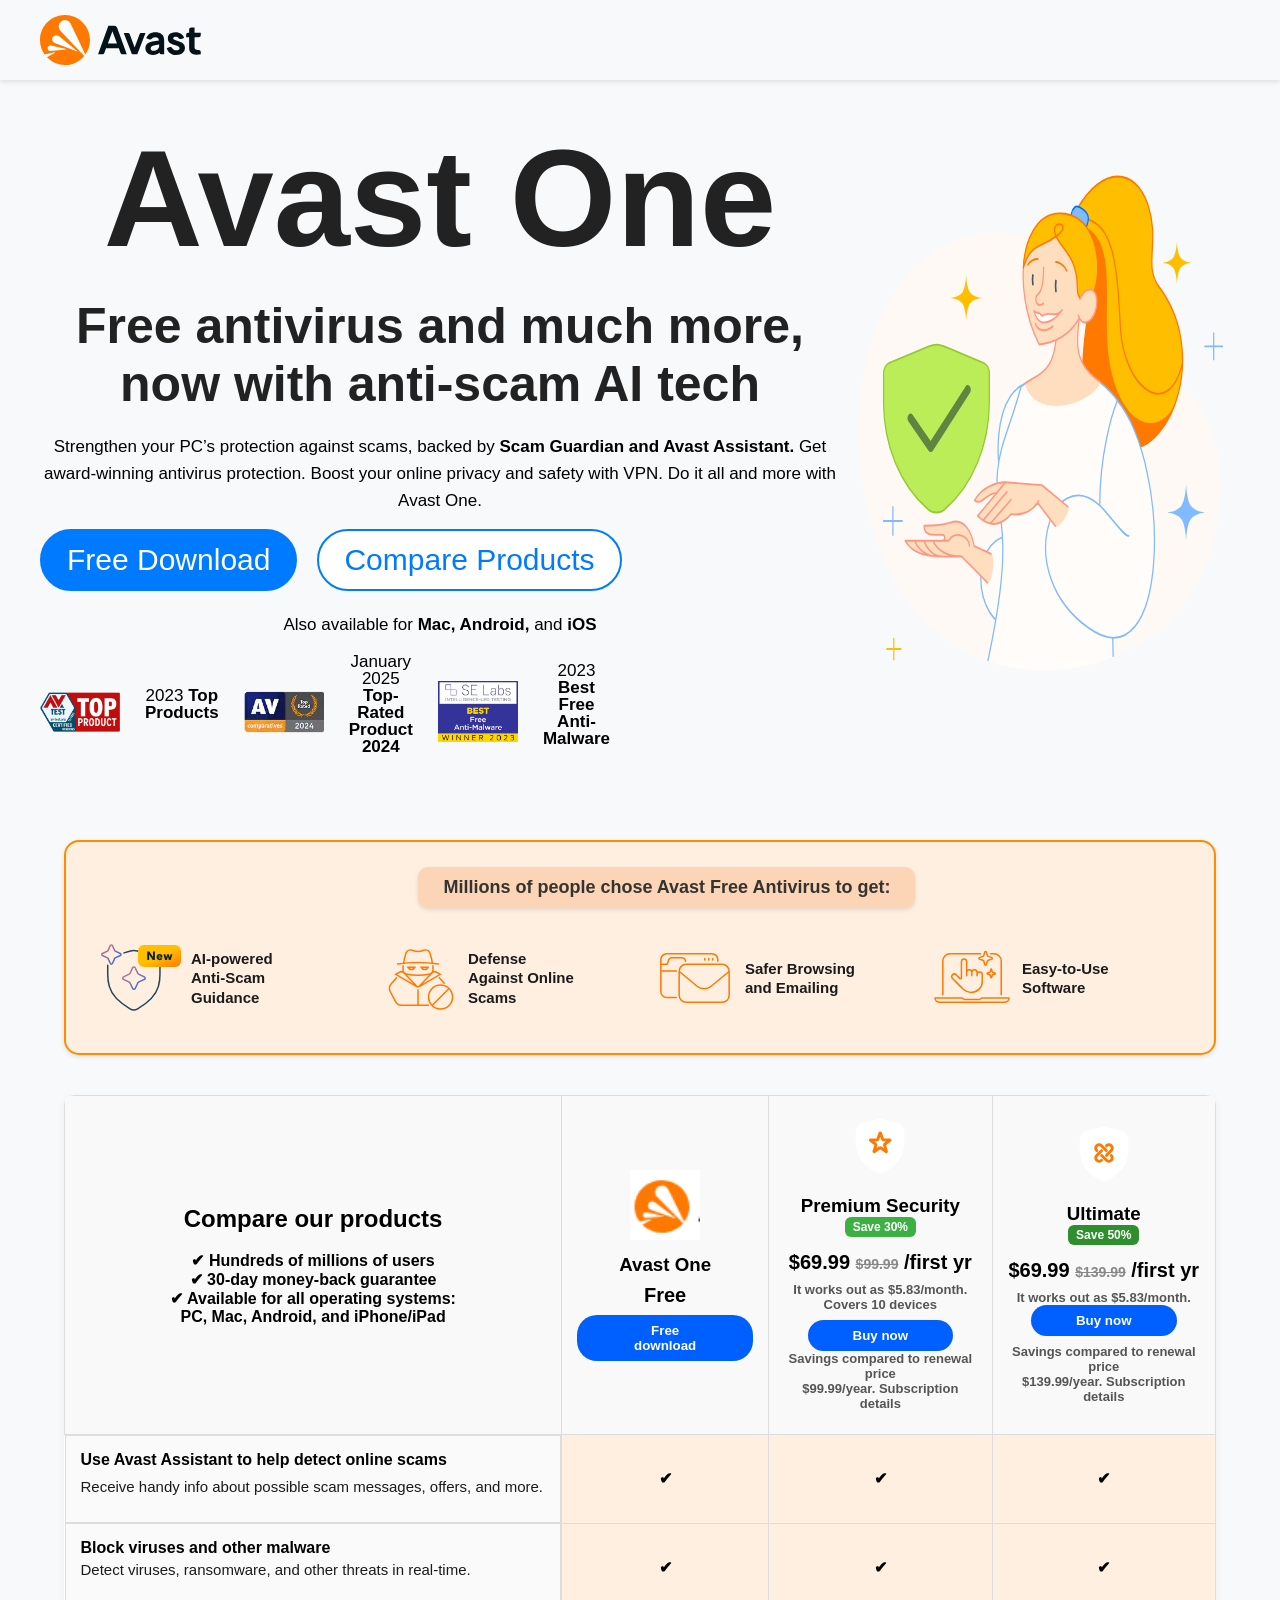
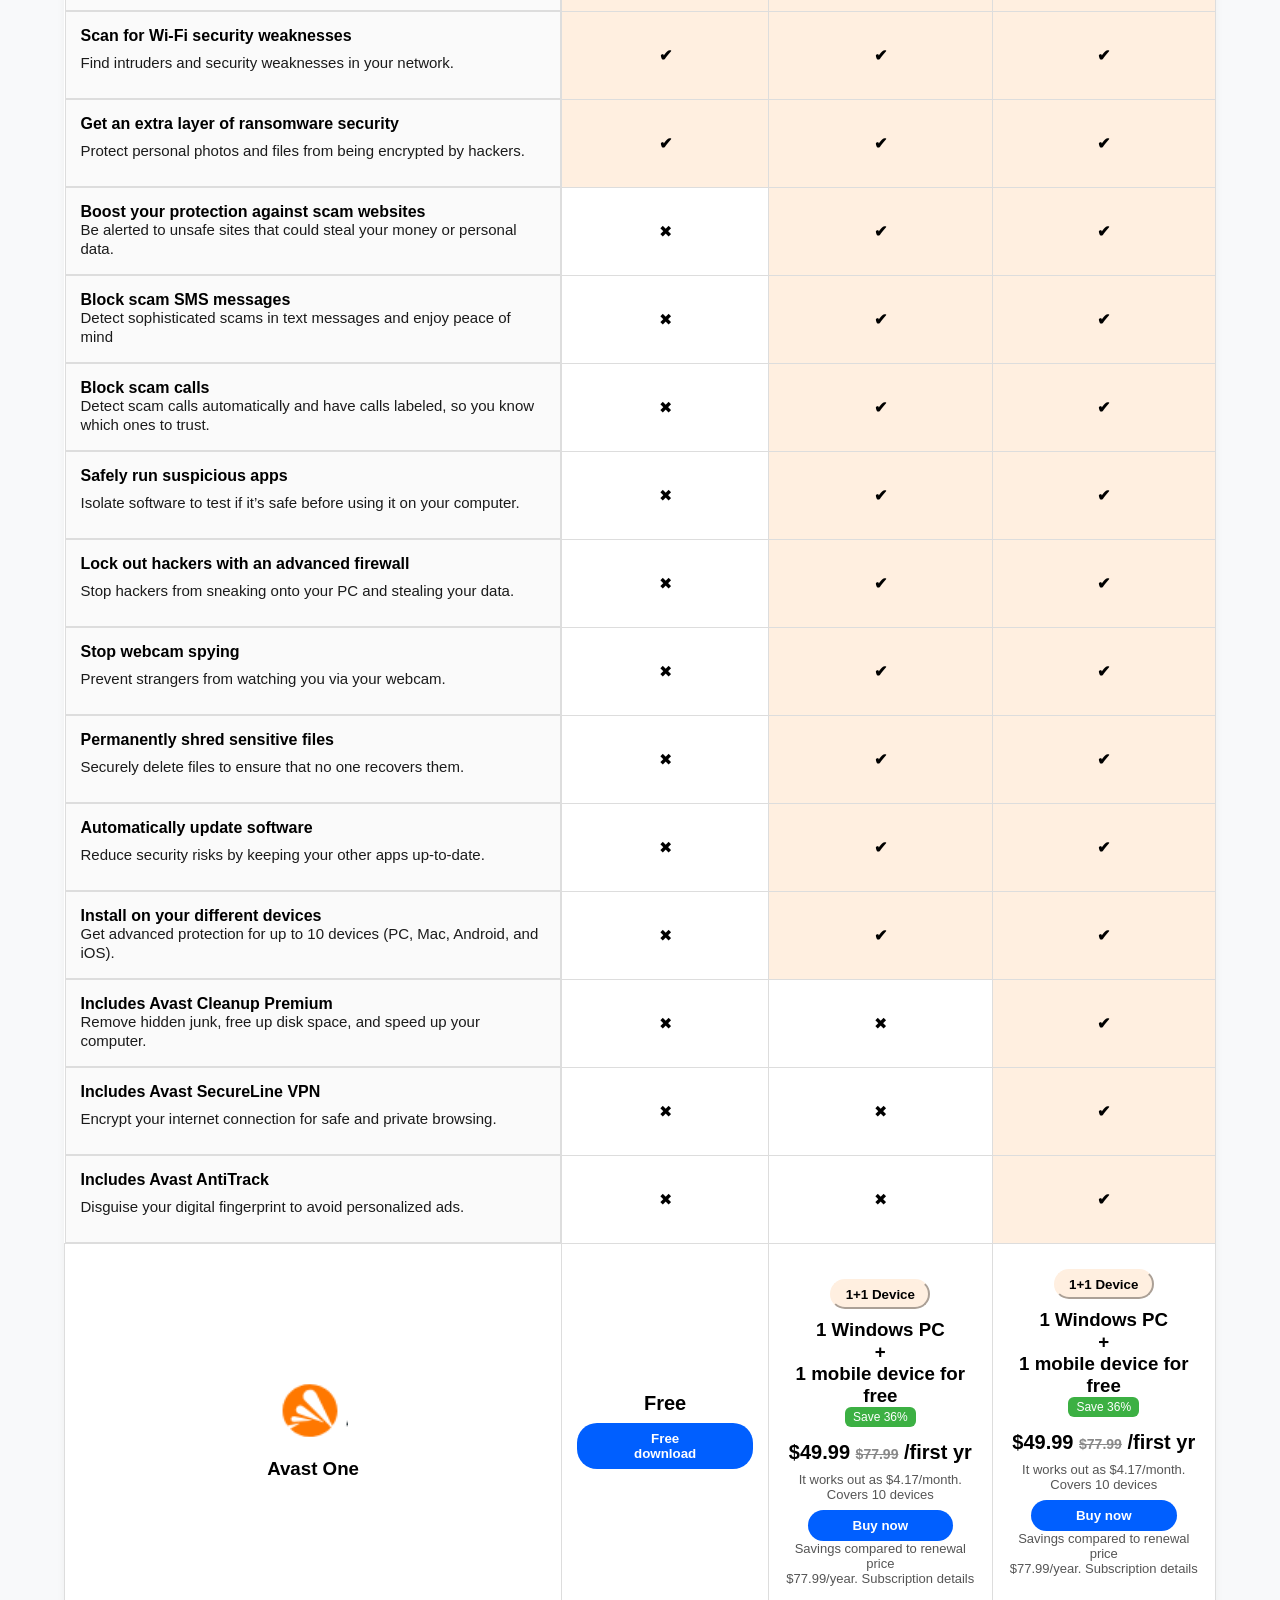
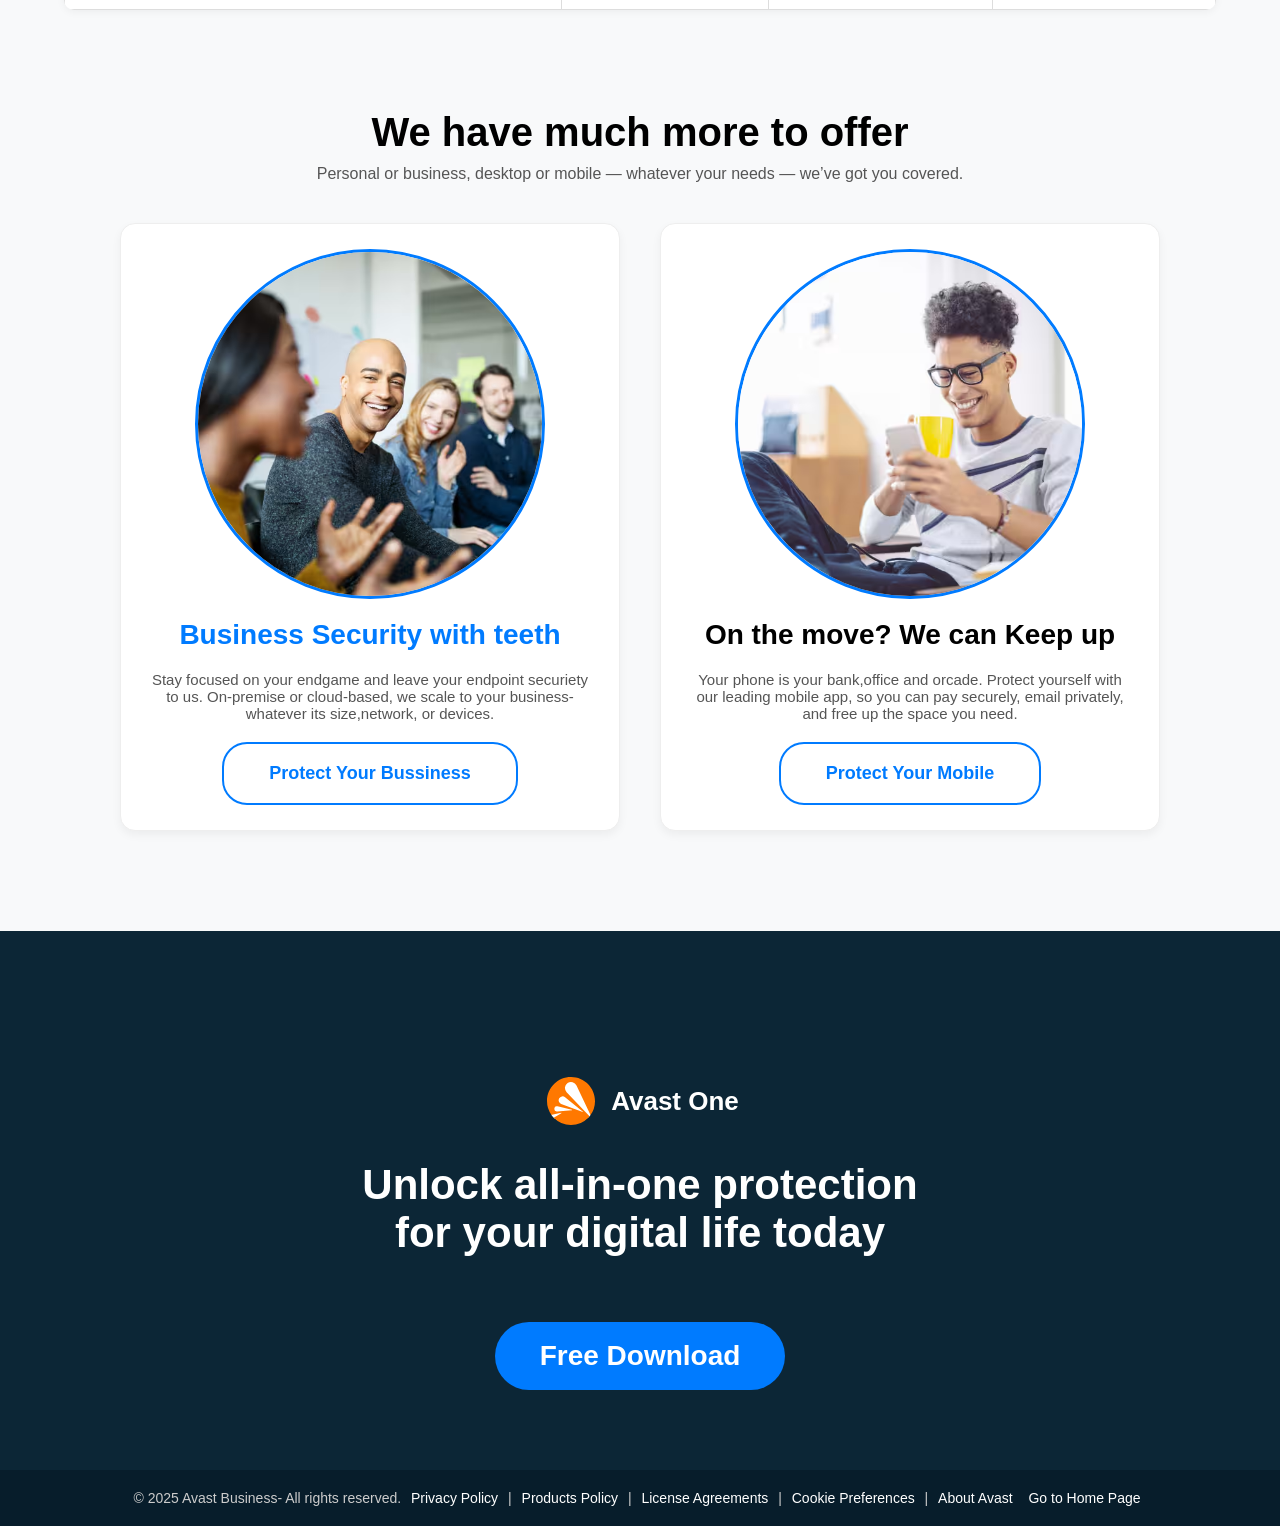
<file: index.html>
<!DOCTYPE html>
<html lang="en">
<head>
  <meta charset="UTF-8">
  <meta name="viewport" content="width=device-width, initial-scale=1.0">
  <title>index.html</title>
  <link rel="stylesheet" href="style.css">
</head>
<body>
   <header>
    <img src="image/avast-logo-default.svg" alt="Logo">
  </header>
<!-- Hero Section -->
  <section class="hero">
    <div class="hero-content">
      <h1>Avast One</h1>
      <h2>Free antivirus and much more, now with anti‑scam AI tech</h2>
      <p>Strengthen your PC’s protection against scams, backed by <strong>Scam Guardian and Avast Assistant.</strong> Get award-winning antivirus protection. Boost your online privacy and safety with VPN. Do it all and more with Avast One.</p>
      <div class="hero-buttons">
         <button class="btn-blue">Free Download</button>
        <button class="btn-black">Compare Products</button>       
      </div>
      <p>Also available for <strong>Mac, Android,</strong> and <strong>iOS</strong></p>
       <div class="logo-item">
      <img src="image/avtest_certified_homeuser_2023-12_tp.avif" alt="Logo 1">
      <p>2023 
        <strong>Top Products</strong></p>
       <img src="image/av-comparatives-2024_16-9.avif" alt="Logo 2">
      <p>January 2025
         <strong> Top-Rated Product 2024</strong></p>
      <img src="image/SELabs-2023.avif" alt="Logo 3">
      <p>2023<strong>
Best Free Anti-Malware</strong></p>
    </div>
     </div>
    <div class="hero-image">
      <img src="image/lp-ppx-free-antivirus-brand-hero.svg" alt="Hero Illustration">
    </div>
   </section>
 <section class="avast-banner">
  <div class="banner-header">
    <p>Millions of people chose Avast Free Antivirus to get:</p>
   </div>
  <div class="feature-row">
    <div class="feature">
      <img src="image/logo 1.svg" alt="AI icon">
      <p><strong>AI-powered <br>Anti-Scam <br>Guidance</strong></p>
    </div>
     <div class="feature">
      <img src="image/logo 2.svg" alt="Defense icon">
      <p><strong>Defense <br>Against Online <br>Scams</strong></p>
    </div>
     <div class="feature">
      <img src="image/logo3.svg" alt="Safe browsing icon">
      <p><strong>Safer Browsing<br> and Emailing</strong></p>
    </div> 
    <div class="feature">
      <img src="image/logo 4.svg" alt="Easy software icon">
      <p><strong>Easy-to-Use <br>Software</strong></p>
    </div>
  </div>
</section> 
<section class="compare-section"> 
  <table class="merged-comparison"> 
    <tr>
      <th><h2><strong>Compare our products</strong></h2><br>        
        <p>✔ Hundreds of millions of users</p>
        <p>✔ 30-day money-back guarantee</p>
        <p>✔ Available for all operating systems: <br>
            PC, Mac, Android, and iPhone/iPad</p>     
    </th>
      <th>
        <img src="image/Screenshot 2025-10-28 181016.png" alt="Avast One" class="plan-logo"><br>
        <h3>Avast One</h3>
        <h2 class="price">Free</h2>
        <button class="btn">Free download</button>
      </th>
      <th>
        <img src="image/l2.svg" alt="Premium Security" class="plan-logo"><br>
        <h3>Premium Security</h3>
        <div class="save">Save 30%</div>
        <h2 class="price">$69.99 <span>$99.99</span> /first yr</h2>
        <p class="note">It works out as $5.83/month.<br>
Covers 10 devices</p>
        <button class="btn">Buy now</button>
        <p class="note">Savings compared to renewal price<br> $99.99/year. Subscription details 
</p>       
      </th>
      <th>
        <img src="image/l3.svg" alt="Ultimate" class="plan-logo"><br>
        <h3>Ultimate</h3>
        <div class="save save-green">Save 50%</div>
        <h2 class="price">$69.99 <span>$139.99</span> /first yr</h2>
        <p class="note">It works out as $5.83/month.<br>
        <button class="btn">Buy now</button>
        <p class="note">Savings compared to renewal price<br> $139.99/year. Subscription details 
</p>
      </th>
    </tr> 
    <tr>
      <td class="feature" style="display:grid;"><strong>Use Avast Assistant to help detect online scams</strong><br>
       <p style="margin-top:-40px;">Receive handy info about possible scam messages, offers, and more.</p> 
    </td>   
       <td class="tick">✔</td>
        <td class="tick">✔</td>
         <td class="tick">✔</td>
    </tr>   
    <tr>
      <td class="feature" style="display:grid;"><strong>Block viruses and other malware</strong><br>
       <p style="margin-top:-50px;">Detect viruses, ransomware, and other threats in real-time.</p> 
    </td>
       <td class="tick">✔</td>
        <td class="tick">✔</td>
         <td class="tick">✔</td>
    </tr>
    <tr>
      <td class="feature" style="display:grid;"><strong>Scan for Wi-Fi security weaknesses</strong><br>
       <p style="margin-top:-40px;">Find intruders and security weaknesses in your network.</p> 
    </td>
       <td class="tick">✔</td>
        <td class="tick">✔</td>
         <td class="tick">✔</td>
    </tr>
    <tr>
      <td class="feature" style="display:grid;"><strong>Get an extra layer of ransomware security</strong><br>
       <p style="margin-top:-40px;">Protect personal photos and files from being encrypted by hackers.</p> 
    </td>
       <td class="tick">✔</td>
        <td class="tick">✔</td>
         <td class="tick">✔</td>
    </tr>
    <tr>
      <td class="feature" style="display:grid;"><strong>Boost your protection against scam websites</strong><br>
       <p style="margin-top:-40px;">Be alerted to unsafe sites that could steal your money or personal data.</p> 
    </td>
      <td>✖</td>
       <td class="tick">✔</td>
        <td class="tick">✔</td>
    </tr>
    <tr>
      <td class="feature" style="display:grid;"><strong>Block scam SMS messages</strong><br>
       <p style="margin-top:-40px;">Detect sophisticated scams in text messages and enjoy peace of mind</p> 
    </td>
      <td>✖</td>
       <td class="tick">✔</td>
        <td class="tick">✔</td>
    </tr>
    <tr>
      <td class="feature" style="display:grid;"><strong>Block scam calls</strong><br>
       <p style="margin-top:-40px;">Detect scam calls automatically and have calls labeled, so you know which ones to trust.</p> 
    </td>
      <td>✖</td>
       <td class="tick">✔</td>
        <td class="tick">✔</td>
    </tr>
    <tr>
      <td class="feature" style="display:grid;"><strong>Safely run suspicious apps</strong><br>
       <p style="margin-top:-40px;">Isolate software to test if it’s safe before using it on your computer.</p> 
    </td>
      <td>✖</td>
       <td class="tick">✔</td>
        <td class="tick">✔</td>
    </tr>
    <tr>
      <td class="feature" style="display:grid;"><strong>Lock out hackers with an advanced firewall</strong><br>
       <p style="margin-top:-40px;">Stop hackers from sneaking onto your PC and stealing your data.</p> 
    </td>
      <td>✖</td>
       <td class="tick">✔</td>
       <td class="tick">✔</td>
    </tr>
    <tr>
      <td class="feature" style="display:grid;"><strong>Stop webcam spying</strong><br>
       <p style="margin-top:-40px;">Prevent strangers from watching you via your webcam.</p> 
    </td>
      <td>✖</td>
       <td class="tick">✔</td>
       <td class="tick">✔</td>
    </tr>
    <tr>
      <td class="feature" style="display:grid;"><strong>Permanently shred sensitive files</strong><br>
       <p style="margin-top:-40px;">Securely delete files to ensure that no one recovers them.</p> 
    </td>
      <td>✖</td>
       <td class="tick">✔</td>
       <td class="tick">✔</td>
    </tr>
    <tr>
      <td class="feature" style="display:grid;"><strong>Automatically update software</strong><br>
       <p style="margin-top:-40px;">Reduce security risks by keeping your other apps up-to-date.</p> 
    </td>
      <td>✖</td>
       <td class="tick">✔</td>
       <td class="tick">✔</td>
    </tr>
    <tr>
      <td class="feature" style="display:grid;"><strong>Install on your different devices</strong><br>
       <p style="margin-top:-40px;">Get advanced protection for up to 10 devices
(PC, Mac, Android, and iOS).</p> 
    </td>
      <td>✖</td>
       <td class="tick">✔</td>
       <td class="tick">✔</td>
    </tr>
    <tr>
      <td class="feature" style="display:grid;"><strong>Includes Avast Cleanup Premium</strong><br>
       <p style="margin-top:-40px;">Remove hidden junk, free up disk space, and speed up your computer.</p> 
    </td>
      <td>✖</td>
      <td>✖</td>
       <td class="tick">✔</td>
    </tr>
    <tr>
      <td class="feature" style="display:grid;"><strong>Includes Avast SecureLine VPN</strong><br>
       <p style="margin-top:-40px;">Encrypt your internet connection for safe and private browsing.</p> 
    </td>
      <td>✖</td>
      <td>✖</td>
       <td class="tick">✔</td>
    </tr>
    <tr>
      <td class="feature" style="display:grid;"><strong>Includes Avast AntiTrack</strong><br>
       <p style="margin-top:-40px;">Disguise your digital fingerprint to avoid personalized ads.</p> 
    </td>
      <td>✖</td>
      <td>✖</td>
       <td class="tick">✔</td>
    </tr>
    <tr>
      <td ><img src="image/Screenshot 2025-10-28 181016.png" alt="Avast One" class="plan-logo"><br>
        <h3>Avast One</h3>
        
    </td>
      <td><h2 class="price">Free</h2>
        <button class="btn">Free download</button></p></td>
      <td><button class="tick" style="width:100px;height:30px; border-radius:45px;margin-top:20px;margin-bottom:10px;">1+1 Device</button>
        <h3>1 Windows PC<br>
+<br>
1 mobile device for free</h3>
        <div class="save">Save 36%</div>
        <h2 class="price">$49.99 <span>$77.99</span> /first yr</h2>
        <p class="note">It works out as $4.17/month.<br>
Covers 10 devices</p>
        <button class="btn">Buy now</button>
        <p class="note">Savings compared to renewal price<br> $77.99/year. Subscription details 
</p></td>
      <td><button class="tick" style="width:100px;height:30px; border-radius:45px;margin-bottom:10px;">1+1 Device</button>
        <h3>1 Windows PC<br>
+<br>
1 mobile device for free</h3>
        <div class="save">Save 36%</div>
        <h2 class="price">$49.99 <span>$77.99</span> /first yr</h2>
        <p class="note">It works out as $4.17/month.<br>
Covers 10 devices</p>
        <button class="btn">Buy now</button>
        <p class="note">Savings compared to renewal price<br> $77.99/year. Subscription details 
</p></td>
    </tr>
  </table>
</section> 
<section class="info-section">
  <h2 class="info-heading">We have much more to offer</h2>
  <p class="info-description">
    Personal or business, desktop or mobile — whatever your needs — we’ve got you covered.
  </p> 
  <div class="info-flex"> 
    <div class="info-box">
      <div class="info-image">
        <img src="image/img-signpost-1.avif" alt="Service 1">
      </div>
      <h1 style="font-size:28px;color:#007bff;margin-bottom:20px;">Business Security with teeth</h1>
      <p class="info-text">
        Stay focused on your  endgame and leave your endpoint securiety to us. On-premise or cloud-based, we scale to your business-whatever its size,network, or devices.
      </p>
      <button class="info-btn">Protect Your Bussiness</button>
    </div> 
    <div class="info-box">
      <div class="info-image">
        <img src="image/img-signpost-2.avif" alt="Service 2">
      </div>
      <h1 style="font-size:28px;margin-bottom:20px;">On the move? We can Keep up</h1>
      <p class="info-text">
        Your phone is your bank,office and orcade. Protect yourself with our  leading mobile app, so you can pay securely, email privately, and free up the space you need.
      </p>
      <button class="info-btn">Protect Your Mobile</button>
    </div>
  </div>
</section> 
<section class="logo-section">
  <div class="logo-container">
    <div class="logo-inline">
      <img src="image/prodico-40_avast-one.svg" alt="Avast One Logo" class="logo-image">
      <h3 class="logo-name">Avast One</h3>
    </div> 
    <h2 class="logo-heading">Unlock all-in-one protection for your digital life today</h2>
    <button class="logo-btn">Free Download</button>
  </div>
</section> 
<!-- Footer Section -->
<footer class="footer">
  <div class="footer-content">
    © 2025 Avast Business- All rights reserved.
    <a href="privacy.html">Privacy Policy</a> |
    <a href="#">Products Policy</a> |
    <a href="#">License Agreements</a> |
    <a href="#">Cookie Preferences</a> |
    <a href="#">About Avast</a>
    <a href="home.html">Go to Home Page</a>
  </div>
</footer> 
</body>
</html>
</file>
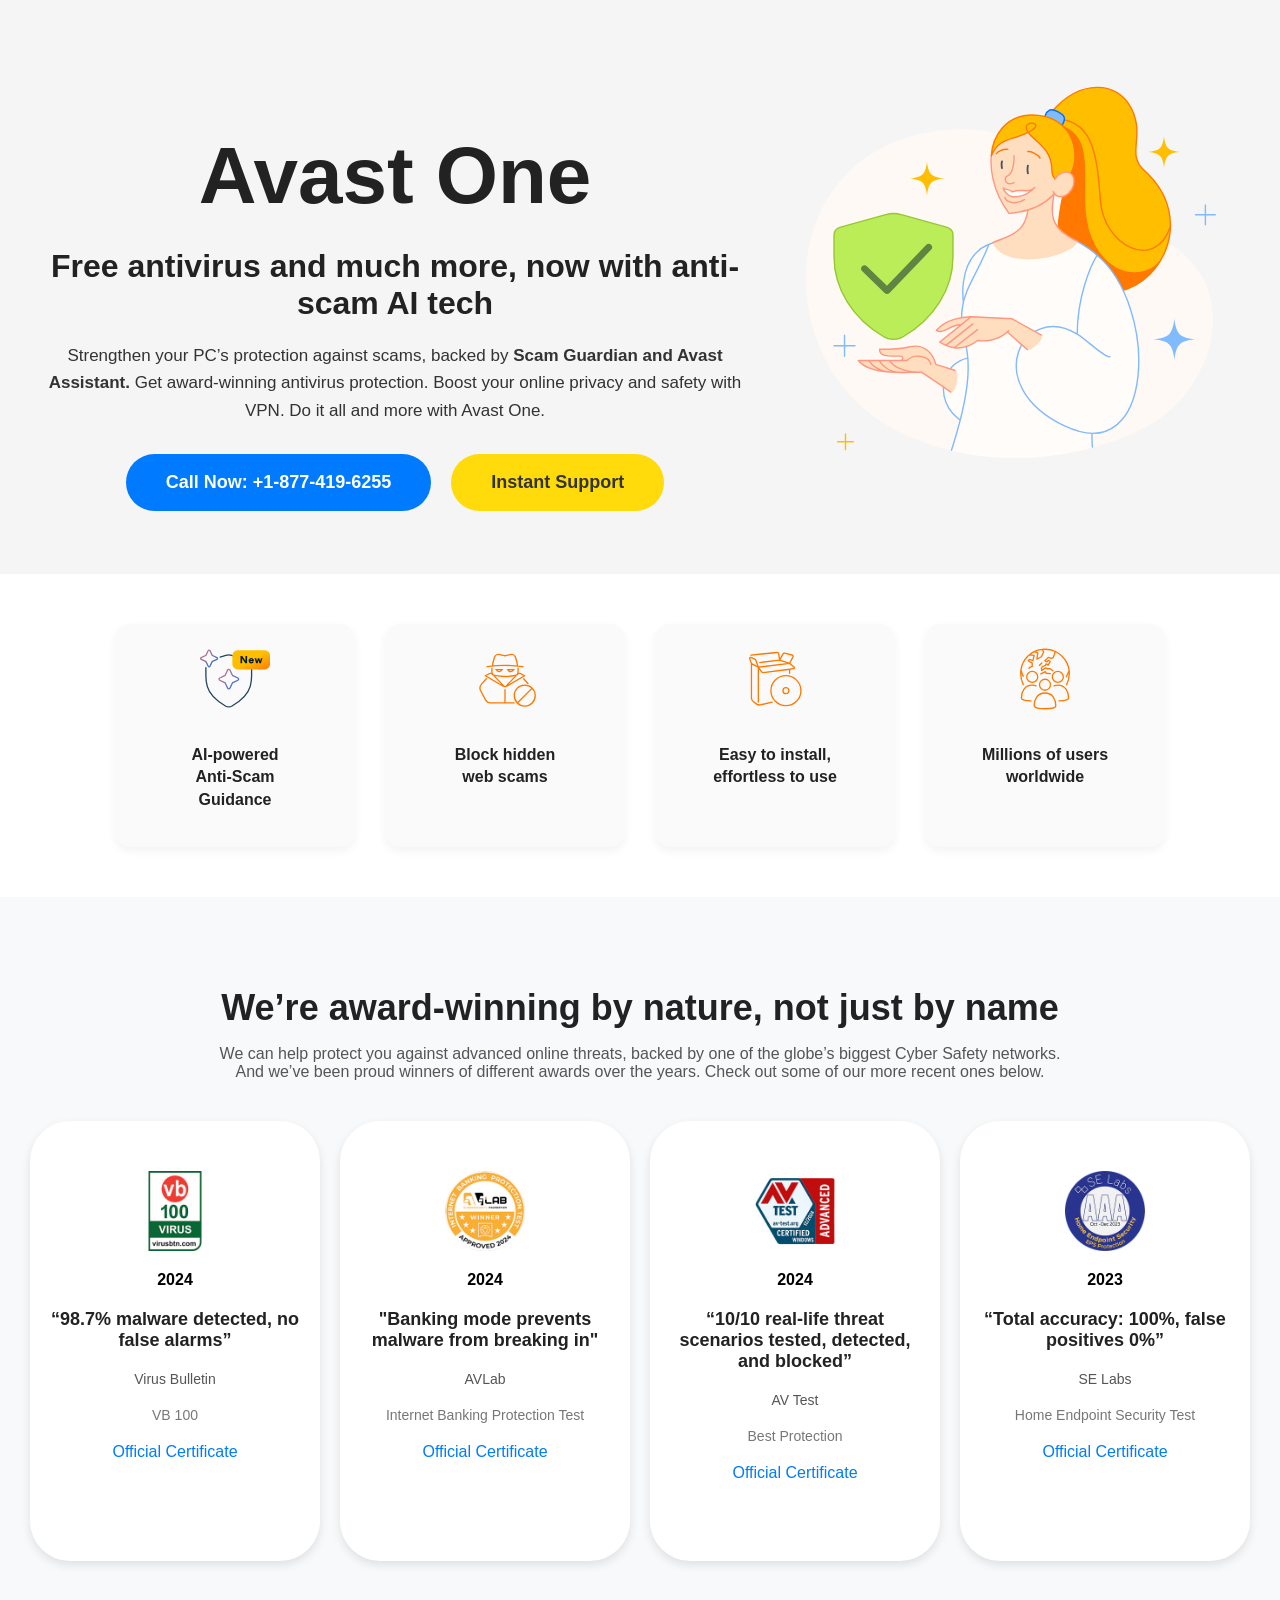
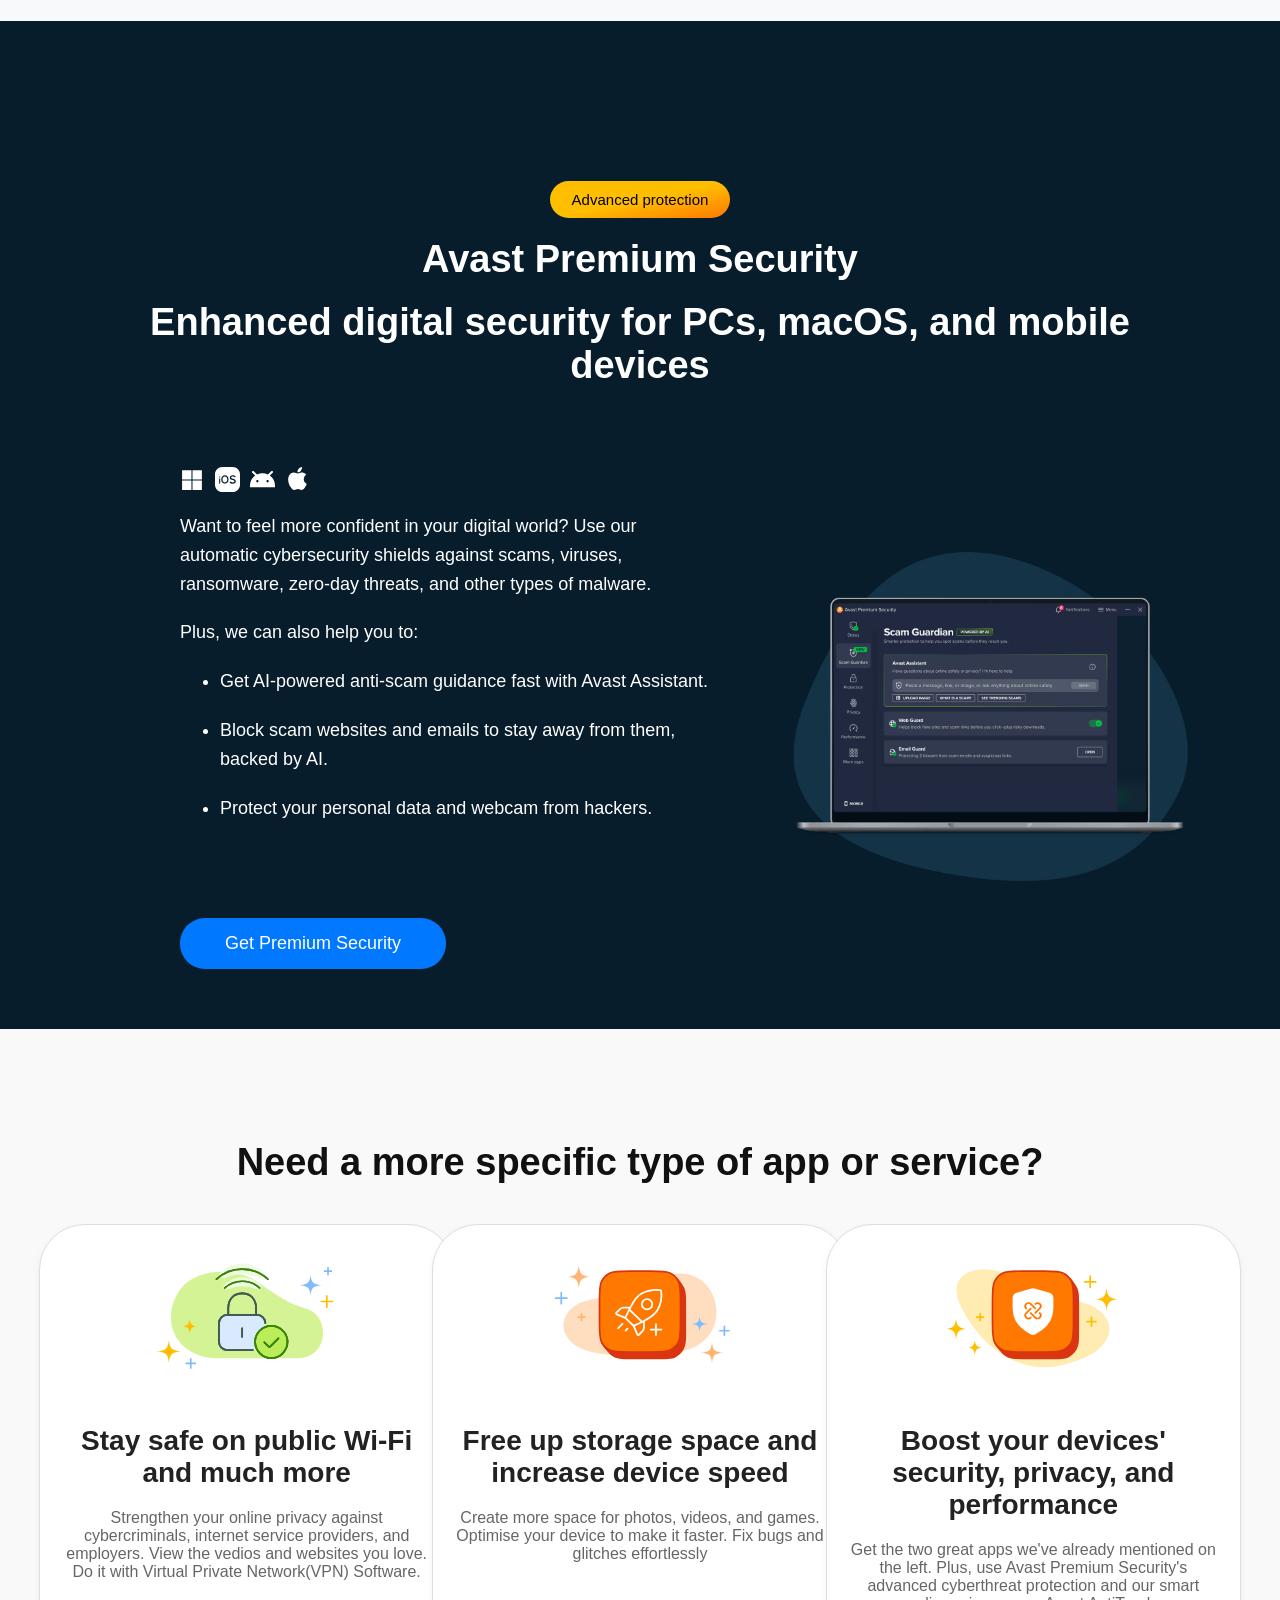
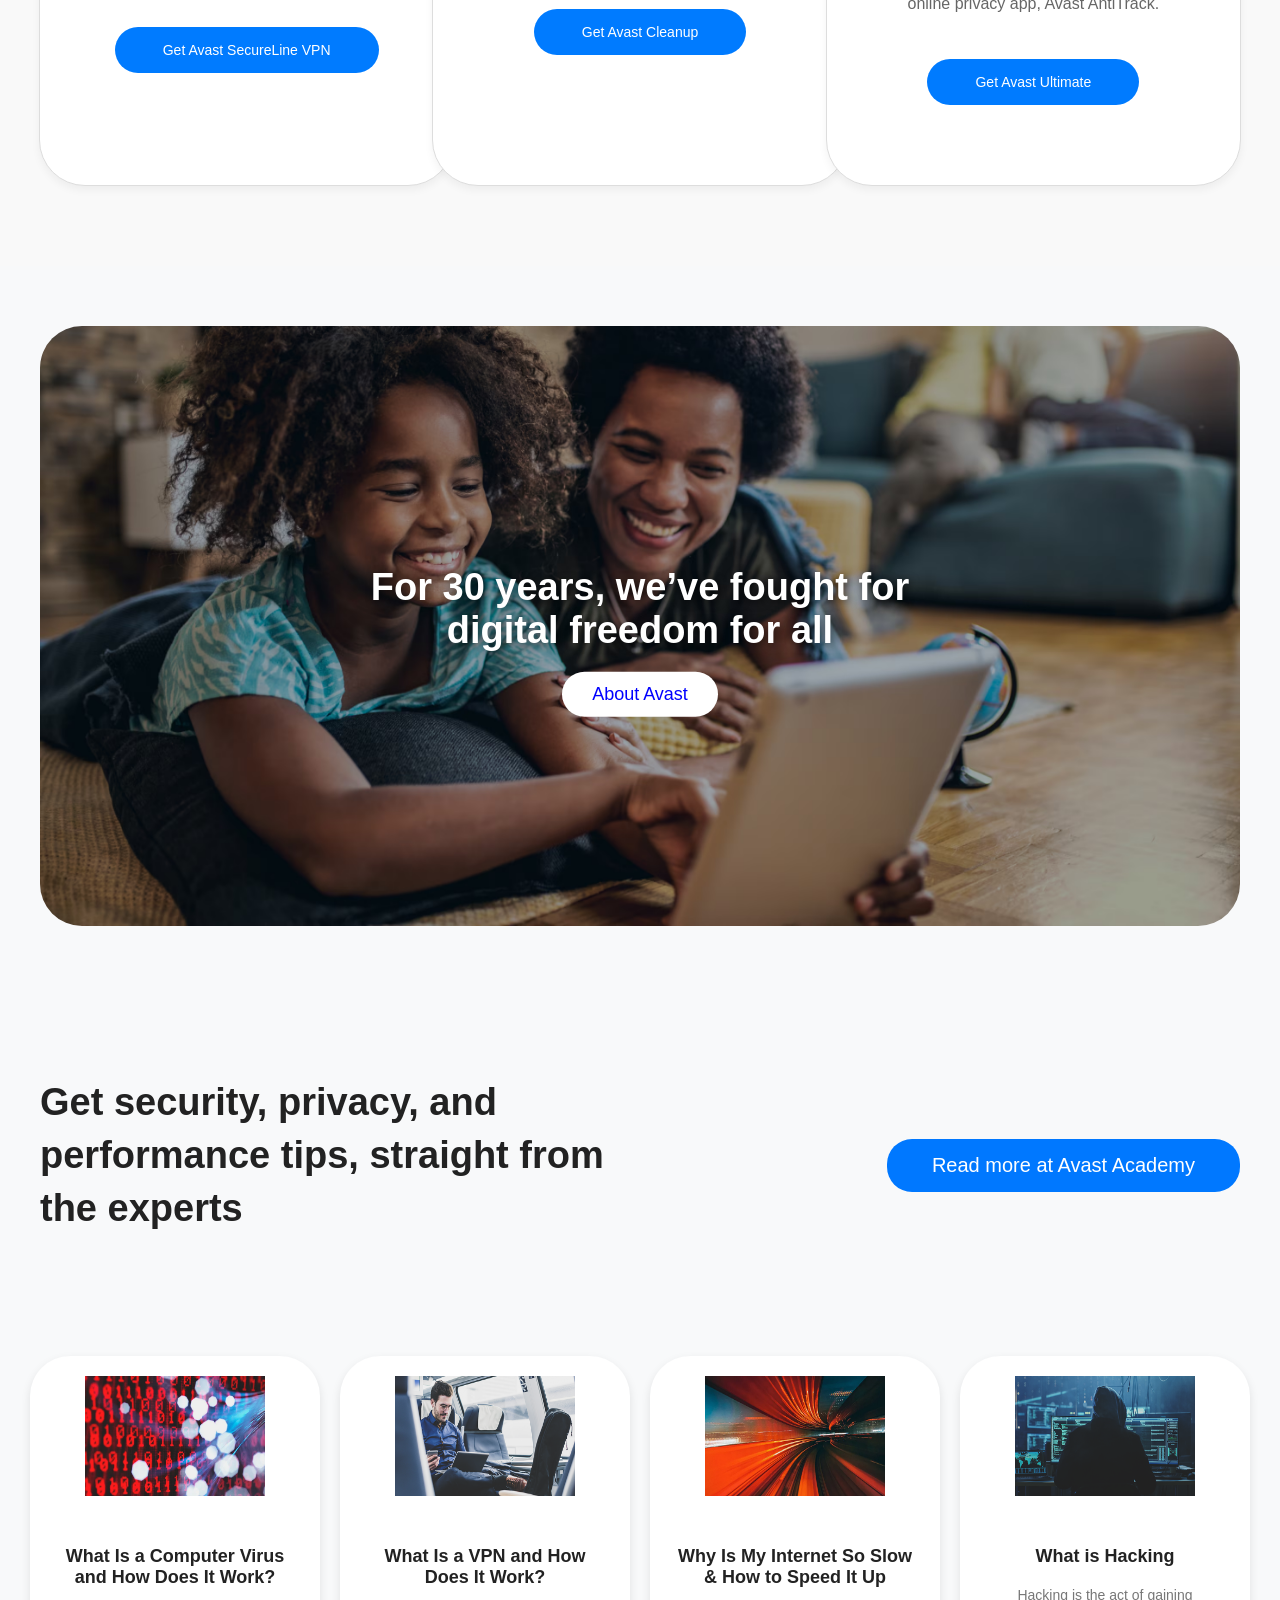
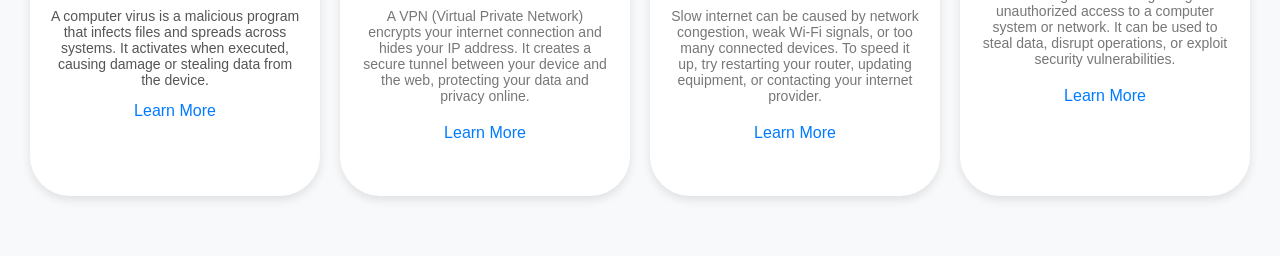
<file: landing.html>
<!DOCTYPE html>
<html lang="en">
<head>
  <meta charset="UTF-8" />
  <meta name="viewport" content="width=device-width, initial-scale=1.0" />
  <title>Header Layout</title>
  <style>
    body {
      margin: 0;
      font-family: 'Segoe UI', Arial, sans-serif;
      background-color: #f8f9fa;
    }
    /* Main Header */
    .main-header {
      display: flex;
      justify-content: space-between;
      align-items: flex-start;
      background: #fff;
      padding: 15px 40px;
      border-bottom: 2px solid #e0e0e0;
    }
    .left-section {
      display: flex;
      align-items: flex-start;
      gap: 20px;
    }
    .main-logo {
      width: 250px;
      height: 50px;
    }
    .nav-section {
      display: flex;
      flex-direction: column;
    }
    .top-links {
      display: flex;
      gap: 20px;
      margin-bottom: 8px;
    }
    .top-links a {
      text-decoration: none;
      color: #222;
      font-weight: 500;
      font-size: 14px;
    }
    .bottom-links {
      display: flex;
      align-items: center;
      gap: 20px;
    }
    .bottom-links a {
      text-decoration: none;
      color: #333;
      font-weight: 500;
      font-size: 14px;
    }
    a:hover {
      color: #007bff;
    }
    .dropdown {
      position: relative;
    }
    .dropdown-menu {
      display: none;
      position: absolute;
      background: #fff;
      border: 1px solid #ccc;
      list-style: none;
      padding: 8px 0;
      margin: 0;
      border-radius: 5px;
      top: 22px;
      z-index: 100;
      min-width: 160px;
    }
    .dropdown-menu li a {
      color: #333;
      text-decoration: none;
      display: block;
      padding: 5px 10px;
    }
    .dropdown-menu li a:hover {
      background-color: #f2f2f2;
      color: #007bff;
    }
    .dropdown:hover .dropdown-menu {
      display: block;
    }
    .shop-link {
      display: flex;
      align-items: center;
      gap: 5px;
    }
    .shop-icon {
      width: 18px;
      height: 18px;
    }
    .right-section {
      display: flex;
      flex-direction: column;
      align-items: flex-end;
    }
    .top-right {
      display: flex;
      align-items: center;
      gap: 20px;
      margin-bottom: 10px;
    }
    .top-right a {
      text-decoration: none;
      color: #222;
      font-weight: 500;
      font-size: 14px;
    }
    .bottom-right {
      display: flex;
      flex-direction: column;
      align-items: flex-end;
      gap: 10px;
      margin-top: 12px;
    }
    .link-item {
      display: flex;
      align-items: center;
      gap: 8px;
    }
    .link-item a {
      text-decoration: none;
      color: #333;
      font-weight: 500;
      font-size: 14px;
    }
    .icon {
      width: 18px;
      height: 18px;
    }
    .flag-small {
      width: 20px;
      height: 14px;
      vertical-align: middle;
      margin-right: 8px;
    }
    .dropdown-menu li a {
      display: flex;
      align-items: center;
      gap: 8px;
    }
    #selected-country img.flag-small {
      margin-right: 8px;
    }
    .hamburger {
      display: none;
      flex-direction: column;
      gap: 4px;
      cursor: pointer;
    }
    .hamburger div {
      width: 25px;
      height: 3px;
      background-color: #333;
      border-radius: 2px;
    }
    @media (max-width: 668px) {
      .main-header {
        flex-direction: column;
        align-items: flex-start;
        padding: 10px 20px;
        width: 100%;
      }
      .left-section {
        display: flex;
        align-items: center;
        justify-content: space-between;
        width: 100%;
      }
      .main-logo {
        width: 130px;
        height: auto;
      }
      .hamburger {
        display: flex;
      }
      .nav-section,
      .right-section {
        display: none;
        width: 100%;
        flex-direction: column;
        gap: 10px;
      }
      .nav-section.active,
      .right-section.active {
        display: flex !important;
        flex-direction: column;
        align-items: flex-start;
        width: 100%;
        padding: 15px 0;
        background-color: #fff;
        border-top: 1px solid #ddd;
        box-shadow: 0 2px 5px rgba(0,0,0,0.1);
        animation: slideDown 0.3s ease;
      }
      .top-links,
      .bottom-links,
      .top-right,
      .bottom-right {
        flex-direction: column;
        align-items: flex-start;
        gap: 12px;
        width: 100%;
      }
      .dropdown-menu {
        position: relative;
        width: 100%;
        border: none;
        background: #f9f9f9;
        box-shadow: none;
        padding-left: 15px;
      }
      .hamburger.open div:nth-child(1) {
        transform: rotate(45deg) translate(5px, 5px);
      }
      .hamburger.open div:nth-child(2) {
        opacity: 0;
      }
      .hamburger.open div:nth-child(3) {
        transform: rotate(-45deg) translate(5px, -5px);
      }
      @keyframes slideDown {
        from { opacity: 0; transform: translateY(-10px); }
        to { opacity: 1; transform: translateY(0); }
      }
    }
       /*  Hero Section */
    .hero {
      background-color: #f5f5f5;
      padding: 60px 20px;
      display: flex;
      flex-wrap: wrap;
      align-items: center;
      justify-content: center;
      gap: 40px;
    }
    .hero-content {
      max-width: 700px;
      text-align: center;
    }
    .hero-content h1 {
      font-size: 80px;
      margin-bottom: 20px;
      color: #222;
      font-weight: 700;
    }
    .hero-content h2 {
      font-size: 32px;
      margin-bottom: 20px;
      color: #222;
    }
    .hero-content p {
      font-size: 17px;
      color: #333;
      line-height: 1.6;
    }
    .hero-buttons {
      display: flex;
      justify-content: center;
      gap: 20px;
      margin-top: 30px;
      flex-wrap: wrap;
    }
    .btn-blue {
      background-color: #007bff;
      color: white;
      border: none;
      padding: 18px 40px;
      font-size: 18px;
      border-radius: 40px;
      cursor: pointer;
      font-weight: 600;
      transition: 0.3s ease;
    }
    .btn-blue:hover {
      background-color: #0056b3;
    }
    .btn-black {
      background-color: #ffdb0c;
      color: #333;
      border: none;
      padding: 18px 40px;
      font-size: 18px;
      border-radius: 40px;
      cursor: pointer;
      font-weight: 600;
      transition: 0.3s ease;
    }
    .btn-black:hover {
      background-color: yellow;
    }
    .hero-image img {
      width: 450px;
      max-width: 100%;
    }
    .avast-banner {
      background: #fff;
      padding: 50px 20px;
    }
    .feature-row {
      display: flex;
      justify-content: center;
      align-items: stretch;
      flex-wrap: wrap;
      gap: 30px;
    }
    .feature {
      background: #fafafa;
      border-radius: 15px;
      text-align: center;
      padding: 20px;
      width: 200px;
      transition: 0.3s;
      box-shadow: 0 4px 10px rgba(0,0,0,0.05);
    }
    .feature:hover {
      transform: translateY(-5px);
      box-shadow: 0 6px 14px rgba(0,0,0,0.1);
    }
    .feature img {
      width: 70px;
      height: 70px;
      margin-bottom: 10px;
    }
    .feature p {
      font-size: 16px;
      color: #222;
      line-height: 1.4;
    }
    @media (max-width: 768px) {
      .hero {
        flex-direction: column;
        text-align: center;
      }
      .hero-content h1 {
        font-size: 50px;
      }
      .hero-content h2 {
        font-size: 24px;
      }
      .hero-content p {
        font-size: 15px;
      }
      .btn-blue,
      .btn-black {
        width: 100%;
      }
      .feature {
        width: 45%;
      }
    }
    @media (max-width: 480px) {
      .hero-content h1 {
        font-size: 36px;
      }
      .hero-content h2 {
        font-size: 20px;
      }
      .hero-content p {
        font-size: 14px;
      }
      .feature {
        width: 100%;
      }
    }
    /* Achievements Section */
.achievements-section {
  padding: 60px 20px;
  background-color: #f8f9fa;
  text-align: center;
} 
.section-header h2 {
  font-size: 36px;
  margin-bottom: 15px;
  color: #222;
} 
.section-header p {
  font-size: 16px;
  color: #555;
  margin-bottom: 40px;
} 
.achievements-container {
  display: flex;
  justify-content: center;
  gap: 20px;
  flex-wrap: wrap;
} 
.achievement-card {
  background: #fff;
  padding: 20px;
  border-radius: 40px;
  width: 250px;
  height:400px;
  box-shadow: 0 4px 10px rgba(0,0,0,0.1);
  transition: transform 0.3s;
}
.achievement-card:hover {
  transform: translateY(-5px);
} 
.achievement-logo {
  width: 80px;
  height: 80px;
  display: block;
  margin: 0 auto 10px;
  margin-top: 30px;
  margin-bottom:20px;
} 
.year {
  font-weight: bold;
  margin-bottom: 10px;
} 
.card-heading {
  font-size: 18px;
  margin-bottom: 20px;
  color: #222;
  transition: color 0.3s;
  margin-top: 20px;
  
} 
.person-name {
  font-size: 14px;
  color: #555;
} 
.one-word {
  font-size: 14px;
  color: #777;
  margin-bottom: 20px;
  margin-top:20px;
} 
.certificate-link {
  display: inline-block;
  text-decoration: none;
  color: #007bff;
  font-weight: 500;
  transition: color 0.3s;
} 
.certificate-link:hover {
  color: #0056b3;
} 
.achievement-card:hover .card-heading {
  color: #007bff;
} 
@media (max-width: 992px) {
  .achievements-container {
    flex-direction: column;
    align-items: center;
  }
  .achievement-card {
    width: 80%;
    margin-bottom: 20px;
  }
} 
.promo-section {
  text-align: center;
  padding: 60px 80px;
  background-color: #071d2b;
  font-family: 'Segoe UI', sans-serif;
} 
.top-btn {
  background:linear-gradient(to right bottom, #ffbf00, #ffbf00 50%, #ff7800);
  color: black;
  border: none;
  padding: 10px 22px;
  border-radius: 25px;
  font-size: 15px;
  cursor: pointer;
  transition: 0.3s;
  margin-top:100px;
} 
.promo-heading {
  font-size: 38px;
  font-weight: 600;
  color: white;
  margin: 20px 0 10px;
} 
.promo-content {
  display: flex;
  justify-content: space-between;
  align-items: center;
  gap: 50px;
  flex-wrap: wrap;
  margin-top:80px;
} 
.left-content {
  flex: 1;
  text-align: left;
  margin-left:100px;
} 
.logo-row {
  display: flex;
  align-items: center;
  gap: 10px;
  margin-bottom: 20px;
} 
.logo-row img {
  width: 25px;
  height: 25px;
  filter: brightness(0) invert(1); 
}
.left-para { 
  font-size: 18px;
  color:white;
  line-height: 1.6;
  margin-bottom: 20px;
  max-width: 500px;
} 
.learn-btn {
  background-color: #0078ff;
  color: #fff;
  border: none;
  padding: 15px 45px;
  border-radius: 25px;
  font-size: 18px;
  cursor: pointer;
  transition: 0.3s;
  margin-top:80px;
} 
.learn-btn:hover {
  background-color: #005fcc;
} 
.right-image img {
  width: 420px;
  max-width: 100%;
  border-radius: 10px;
} 
@media (max-width: 900px) {
  .promo-content {
    flex-direction: column;
    text-align: center;
  } 
  .left-content {
    text-align: center;
  } 
  .left-para {
    margin: 0 auto 20px;
  } 
  .right-image img {
    width: 300px;
  }
  .logo-row{
    position:center;
  }
  .left-para {
    margin-left:-100px;
  }
  .learn-btn{
    margin-left:-100px;
  }
} 
.certification-section {
  text-align: center;
  padding: 80px 60px;
  background-color: #f9f9f9;
} 
.certification-header h2 {
  font-size: 38px;
  color: #111;
  margin-bottom: 40px;
} 
.certification-container {
  display: grid;
  grid-template-columns: repeat(auto-fit, minmax(250px, 1fr));
  gap: 20px;
  justify-items: center;
} 
.cert-card {
  background-color: #fff;
  border: 1px solid #ddd;
  border-radius: 46px;
  padding: 30px 20px;
  width: 100%;
  max-width: 480px;
  height:500px;
  transition: all 0.3s ease;
  text-align: center;
  box-shadow: 0 4px 8px rgba(0,0,0,0.05);
} 
.cert-card:hover {
  transform: translateY(-6px);
  box-shadow: 0 8px 20px rgba(0,0,0,0.1);
} 
.cert-logo {
  width: 180px;
  height: 120px;
  margin-bottom: 50px;
  display: block;
  margin-left: auto;
  margin-right: auto;
} 
.cert-title {
  font-size: 28px;
  font-weight: 600;
  color: #222;
  margin-bottom: 20px;
  transition: color 0.3s ease;
}
.cert-text {
  font-size: 16px;
  color: #666;
  margin-bottom: 46px;
} 
.cert-link {
  display: inline-block;
  background-color: #007bff; 
  color: #fff;
  padding: 15px 48px;
  border-radius: 46px;
  text-decoration: none;
  font-weight: 500;
  font-size: 14px;
  transition: background-color 0.3s ease, transform 0.2s ease;
} 
.cert-link:hover {
  background-color: #0056b3;
  transform: translateY(-2px);
  color:white;
} 
.cert-card:hover .cert-title {
  color: #007bff;
}
@media (max-width: 900px) {
  .certification-section {
    padding: 60px 30px;
  }
  .certification-header h2 {
    font-size: 32px;
    margin-bottom: 30px;
  }
  .cert-card {
    max-width: 100%;
    height: auto; 
    padding: 25px 15px;
    margin-bottom: 20px;
  }
  .cert-logo {
    width: 140px;
    height: 100px;
    margin-bottom: 30px;
  }
  .cert-title {
    font-size: 22px;
    margin-bottom: 15px;
  }
  .cert-text {
    font-size: 15px;
    margin-bottom: 30px;
  }
  .cert-link {
    padding: 12px 36px;
    font-size: 13px;
  }
}
@media (max-width: 480px) {
  .certification-section {
    padding: 40px 15px;
  }
  .certification-header h2 {
    font-size: 26px;
    margin-bottom: 25px;
  }
  .cert-logo {
    width: 120px;
    height: 85px;
    margin-bottom: 25px;
  }
  .cert-title {
    font-size: 20px;
    margin-bottom: 12px;
  }
  .cert-text {
    font-size: 14px;
    margin-bottom: 20px;
  }
  .cert-link {
    padding: 10px 28px;
    font-size: 12px;
  }
}
/* Footer */
.site-footer {
  background-color: #071d2b; 
  color: #fff;
  padding: 60px 20px 30px;
  font-family: 'Segoe UI', sans-serif;
}
.site-footer .footer-container {
  display: flex;
  flex-wrap: wrap;
  justify-content: space-between;
  gap: 40px;
  max-width: 1200px;
  margin: 0 auto;
} 
.site-footer .footer-brand h2 {
  font-size: 28px;
  margin-bottom: 25px;
} 
.site-footer .country-dropdown {
  position: relative;
  margin-bottom: 25px;
} 
.site-footer .country-dropdown a {
  color: #ccc;
  text-decoration: none;
  font-size: 18px;
  cursor: pointer;
  display: inline-flex;
  align-items: center;
  gap: 5px;
  transition: color 0.3s;
} 
.site-footer .country-dropdown a:hover {
  color: #ff6600;
} 
.site-footer .country-dropdown .dropdown-menu {
  display: none;
  position: absolute;
  background: #001f4d;
  border: 1px solid #333;
  list-style: none;
  padding: 8px 0;
  margin: 0;
  top: 30px;
  border-radius: 36px;
  min-width: 200px;
  z-index: 100;
} 
.site-footer .country-dropdown .dropdown-menu li a {
  color: #ccc;
  text-decoration: none;
  display: flex;
  align-items: center;
  gap: 6px;
  padding: 6px 15px;
  font-size: 14px;
} 
.site-footer .country-dropdown .dropdown-menu li a:hover {
  color: #ff6600;
  background-color: #002966;
} 
.site-footer .country-dropdown:hover .dropdown-menu {
  display: block;
} 
.site-footer .flag-small {
  width: 24px;
  height: 18px;
} 
.site-footer .social-links {
  display: flex;
  gap: 15px;
  margin-top: 80px;
} 
.site-footer .social-icon {
  width: 24px;
  height: 24px;
  transition: transform 0.3s;
} 
.site-footer .social-icon:hover {
  transform: scale(1.2);
} 
.site-footer .footer-links h3 {
  font-size: 20px;
  margin-bottom: 25px;
} 
.site-footer .footer-links a {
  display: block;
  color: #ccc;
  text-decoration: none;
  margin-bottom: 16px;
  font-size: 14px;
  transition: color 0.3s;
} 
.site-footer .footer-links a:hover {
  color: #ff6600;
} 
.site-footer .footer-bottom {
  border-top: 1px solid #333;
  margin-top: 40px;
  padding-top: 20px;
  margin-left:30px;
  font-size: 14px;
  color: #ccc;
} 
.site-footer .footer-bottom .legal-links {
  margin-top: 10px;
} 
.site-footer .footer-bottom .legal-links a {
  margin: 0 10px;
  color: #ccc;
  text-decoration: none;
  font-size: 13px;
  transition: color 0.3s;
} 
.site-footer .footer-bottom .legal-links a:hover {
  color: #ff6600;
} 
/* Responsive */
@media (max-width: 900px) {
  .site-footer .footer-container {
    flex-direction: column;
    align-items: center;
    text-align: center;
  }

  .site-footer .footer-links {
    margin-bottom: 20px;
  }

  .site-footer .footer-bottom .legal-links a {
    display: block;
    margin: 5px 0;
  }
} 
@media (max-width: 900px) {
  .site-footer .footer-container {
    flex-direction: column;
    align-items: center;
    text-align: center;
    gap: 30px;
  }  
  .site-footer .footer-brand h2 {
    font-size: 22px;
    margin-bottom: 20px;
  } 
  .site-footer .country-dropdown {
    margin-bottom: 20px;
    position: relative;
  } 
  .site-footer .country-dropdown .dropdown-menu {
    position: relative;
    top: 10px;
    left: 50%;
    transform: translateX(-50%);
    min-width: 160px;
    background: #001f4d;
    border-radius: 20px;
    border: 1px solid #333;
    padding: 8px 0;
  } 
  .site-footer .social-links {
    justify-content: center;
    gap: 20px;
    margin-top: 20px;
  } 
  .site-footer .social-icon {
    width: 28px;
    height: 28px;
    transition: transform 0.3s, filter 0.3s;
  } 
  .site-footer .social-icon:hover {
    transform: scale(1.2);
    filter: brightness(1.2);
  } 
  .site-footer .footer-links {
    flex-direction: column;
    align-items: center;
    gap: 15px;
  } 
  .site-footer .footer-links h3 {
    font-size: 18px;
    margin-bottom: 10px;
  } 
  .site-footer .footer-links a {
    font-size: 14px;
    margin-bottom: 8px;
  } 
  .site-footer .footer-bottom {
    font-size: 13px;
    text-align: center;
    margin-top: 30px;
    line-height: 1.5;
  } 
  .site-footer .footer-bottom .legal-links a {
    display: block;
    margin: 4px 0;
    font-size: 12px;
  }
}
@media (max-width: 480px) {
  .site-footer .footer-brand h2 {
    font-size: 20px;
  }
  .site-footer .country-dropdown a {
    font-size: 14px;
  }
  .site-footer .footer-links h3 {
    font-size: 16px;
    margin-top:-25px;
  }
  .site-footer .footer-links a {
    font-size: 13px;
    
  }
  .site-footer .social-icon {
    width: 24px;
    height: 24px;
  }
}
  </style>
</head>
<body>

<!-- Hero Section -->
  <section class="hero">
    <div class="hero-content">
      <h1>Avast One</h1>
      <h2>Free antivirus and much more, now with anti-scam AI tech</h2>
      <p>Strengthen your PC’s protection against scams, backed by <strong>Scam Guardian and Avast Assistant.</strong> Get award-winning antivirus protection. Boost your online privacy and safety with VPN. Do it all and more with Avast One.</p>
      <div class="hero-buttons">
        <button class="btn-blue">Call Now: +1-877-419-6255</button>
        <button class="btn-black">Instant Support</button>
      </div>
    </div>
    <div class="hero-image">
      <img src="image/lp-ppx-free-antivirus-brand-hero.svg" alt="Hero Illustration">
    </div>
  </section>
  <!-- Avast Banner -->
  <section class="avast-banner">
    <div class="feature-row">
      <div class="feature">
        <img src="image/logo 1.svg" alt="AI icon">
        <p><strong>AI-powered<br>Anti-Scam<br>Guidance</strong></p>
      </div>
      <div class="feature">
        <img src="image/logo 2.svg" alt="Defense icon">
        <p><strong>Block hidden<br>web scams</strong></p>
      </div>
      <div class="feature">
        <img src="image/installer-files--cd-box.svg" alt="Safe browsing icon">
        <p><strong>Easy to install,<br>effortless to use</strong></p>
      </div>
      <div class="feature">
        <img src="image/single-shared-ip--globe-users.svg" alt="Easy software icon">
        <p><strong>Millions of users<br>worldwide</strong></p>
      </div>
    </div>
  </section>
  <!-- Achievements Section -->
<section class="achievements-section">
  <div class="section-header">
    <h2>We’re award-winning by nature, not just by name</h2>
    <p>We can help protect you against advanced online threats, backed by one of the globe’s biggest Cyber Safety networks. 
        <br>And we’ve been proud winners of different awards over the years. Check out some of our more recent ones below.</p>
  </div>
   <div class="achievements-container">
    <div class="achievement-card">
      <img src="image/vb-100-virus.avif" alt="Logo 1" class="achievement-logo">
      <p class="year">2024</p>
      <h3 class="card-heading">“98.7% malware detected, no false alarms”</h3>
      <p class="person-name">Virus Bulletin</p>
      <p class="one-word">VB 100</p>
      <a href="#" class="certificate-link">Official Certificate</a>
     </div>
    <div class="achievement-card">
      <img src="image/vb 2.avif" alt="Logo 2" class="achievement-logo">
      <p class="year">2024</p>
      <h3 class="card-heading">"Banking mode prevents malware from breaking in"</h3>
      <p class="person-name">AVLab</p>
      <p class="one-word">Internet Banking Protection Test</p>
      <a href="#" class="certificate-link">Official Certificate</a>
     </div>
    <div class="achievement-card">
      <img src="image/vb 3.avif" alt="Logo 3" class="achievement-logo">
      <p class="year">2024</p>
      <h3 class="card-heading">“10/10 real-life threat scenarios tested, detected, and blocked”</h3>
      <p class="person-name">AV Test</p>
      <p class="one-word">Best Protection</p>
      <a href="#" class="certificate-link">Official Certificate</a>
    </div>
     <div class="achievement-card">
      <img src="image/vb 4.avif" alt="Logo 4" class="achievement-logo">
      <p class="year">2023</p>
      <h3 class="card-heading">“Total accuracy: 100%, false positives 0%”</h3>
      <p class="person-name">SE Labs</p>
      <p class="one-word">Home Endpoint Security Test</p>
      <a href="#" class="certificate-link">Official Certificate</a>
    </div>
  </div>
</section>
 <section class="promo-section">
   <button class="top-btn">Advanced protection</button>
  <h2 class="promo-heading">Avast Premium Security</h2>
 <h2 class="promo-heading">Enhanced digital security for PCs, macOS, and mobile devices</h2>
  <div class="promo-content">
    <div class="left-content">
      <div class="logo-row">
        <img src="image/Win24.svg" alt="logo1">
        <img src="image/iOS24.svg" alt="logo2">
        <img src="image/Android24.svg" alt="logo3">
        <img src="image/Mac25.svg" alt="logo4">
      </div>
       <p class="left-para">
        Want to feel more confident in your digital world? Use our automatic cybersecurity shields against scams, viruses, ransomware, zero-day threats, and other types of malware.
      </p>
      <p class="left-para">Plus, we can also help you to:  
        <ul>
 <li class="left-para" style="color:white;margin-top:10px;">Get AI-powered anti-scam guidance fast with Avast Assistant.</li>
<li class="left-para" style="color:white;margin-top:10px;">Block scam websites and emails to stay away from them, backed by AI.</li>
<li class="left-para" style="color:white;margin-top:10px;margin-bottom:10px;">Protect your personal data and webcam from hackers.
 </li></ul>
      <button class="learn-btn">Get Premium Security</button>
    </div>
     <div class="right-image">
      <img src="image/ui-homepage-bait-01.avif" alt="Security Image">
    </div>
  </div>
 </section>
<!-- Certifications Section -->
<section class="certification-section">
  <div class="certification-header">
    <h2><strong>Need a more specific type of app or service?</strong></h2>  
  </div>
   <div class="certification-container">
    <div class="cert-card">
      <img src="image/protect-privacy--lock-check.svg" alt="Certificate Logo 1" class="cert-logo">
      <h3 class="cert-title">Stay safe on public Wi-Fi and much more</h3>
      <p class="cert-text">Strengthen your online privacy against cybercriminals, internet service providers, and employers. View the vedios
        and websites you love. Do it with Virtual Private Network(VPN) Software.
      </p>
      <a href="#" class="cert-link">Get Avast SecureLine VPN</a>
    </div>
     <div class="cert-card">
      <img src="image/Cleanup-Premium.svg" alt="Certificate Logo 2" class="cert-logo">
      <h3 class="cert-title">Free up storage space and increase device speed</h3>
      <p class="cert-text">Create more space for photos, videos, and games. Optimise your device to make it faster. Fix bugs and glitches effortlessly</p>
      <a href="#" class="cert-link">Get Avast Cleanup</a>
     </div>
    <div class="cert-card">
      <img src="image/Ultimate 234.svg" alt="Certificate Logo 3" class="cert-logo">
      <h3 class="cert-title">Boost your devices' security, privacy, and performance</h3>
      <p class="cert-text">Get the two great apps we've  already mentioned on the left. Plus, use Avast Premium Security's advanced cyberthreat protection and our smart online privacy app, Avast AntiTrack.</p>
      <a href="#" class="cert-link">Get Avast Ultimate</a>
    </div>
  </div>
 </section>
  <section style="text-align:center; padding:60px 20px;">

    <div style="position:relative; width:100%; max-width:1200px; margin:0 auto;">
      
      <img src="image/image  234.avif" alt="Hero Image" 
           style="width:100%; border-radius:42px; display:block; height:600px;">
      
      <div style="position:absolute; top:50%; left:50%; transform:translate(-50%,-50%);
                  color:#fff; text-align:center;">
        <h1 style="font-size:38px; margin-bottom:20px; text-shadow:2px 2px 8px rgba(0,0,0,0.6);">
          For 30 years, we’ve fought for digital freedom for all
        </h1>
        <button style="padding:12px 30px; font-size:18px; border:none; border-radius:25px;
                       background-color:white; color:blue; cursor:pointer; transition:0.3s;">
          About Avast
        </button>
      </div>
    </div>
    <div style="display:flex; justify-content:space-between; align-items:center;
                max-width:1200px; margin:150px auto 0; flex-wrap:wrap;">
      <h2 style="font-size:38px; color:#222; flex:1; text-align:left; margin:0; line-height:1.4;">
        <strong>Get security, privacy, and <br>performance tips, straight from <br>the experts</strong>
      </h2>
      <button style="padding:15px 45px; font-size:20px; border:none; border-radius:25px;
                     background-color:#0078ff; color:#fff; cursor:pointer; transition:0.3s; flex-shrink:0; margin-top:20px;">
        Read more at Avast Academy
      </button>
    </div>
  </section>
 <section class="achievements-section">
  <div class="section-header">   
  </div>
   <div class="achievements-container">
    <div class="achievement-card">
      <img src="image/a.webp" alt="Logo 1" class="cert-logo">
      <h3 class="card-heading">What Is a Computer Virus and How Does It Work?</h3>
      <p class="person-name">A computer virus is a malicious program that infects files and spreads across systems. It activates when executed, causing damage or stealing data from the device.
</p>
      <a href="#" class="certificate-link">Learn More</a>
     </div>
    <div class="achievement-card">
      <img src="image/a1.webp" alt="Logo 2" class="cert-logo">
      <h3 class="card-heading">What Is a VPN and How Does It Work?</h3>
       <p class="one-word">A VPN (Virtual Private Network) encrypts your internet connection and hides your IP address. It creates a secure tunnel between your device and the web, protecting your data and privacy online.
</p>
      <a href="#" class="certificate-link">Learn More</a>
     </div>
    <div class="achievement-card">
      <img src="image/a2.webp" alt="Logo 3" class="cert-logo">
      <h3 class="card-heading">Why Is My Internet So Slow & How to Speed It Up</h3>
      
      <p class="one-word">Slow internet can be caused by network congestion, weak Wi-Fi signals, or too many connected devices. To speed it up, try restarting your router, updating equipment, or contacting your internet provider.
</p>
      <a href="#" class="certificate-link">Learn More</a>
     </div>
    <div class="achievement-card">
      <img src="image/a3.webp" alt="Logo 4" class="cert-logo">
      
      <h3 class="card-heading">What is Hacking</h3>
      
      <p class="one-word">Hacking is the act of gaining unauthorized access to a computer system or network. It can be used to steal data, disrupt operations, or exploit security vulnerabilities.
</p>
      <a href="#" class="certificate-link">Learn More</a>
    </div>
  </div>
</section>

<script src="script.js"></script>
<script>
  function toggleMenu(menu) {
    menu.classList.toggle('open');
    document.querySelector('.nav-section').classList.toggle('active');
    document.querySelector('.right-section').classList.toggle('active');
  }
</script>

</body>
</html>
</file>
<file: style.css>
* { 
  margin: 0;
  padding: 0;
  box-sizing: border-box;
  font-family: "Poppins", sans-serif;
}
/* Header */
header {
  display: flex;
  align-items: center;
  justify-content: flex-start;
  padding: 15px 40px; 
  box-shadow: 0 2px 5px rgba(0,0,0,0.1);
}
header img {
  height: 50px;
}
/* Hero Section */
.hero {
  display: flex;
  align-items: center;
  justify-content: space-between;
  padding: 0px 40px; 
  min-height: 80vh;
  gap: 0px;
}
.hero-content {
  flex: 1;
  min-width: 800px;
}
.hero h1 {
  font-size: 55px;
  color: #222;
  margin-top:10px;
}
.hero h2 {
  font-size: 48px;
  color:black;
  margin-top: 10px;
}
.hero p {
  font-size: 18px;
  color:black;
  margin: 20px 0;
  line-height: 1.6;
}
.hero-buttons {
  display: flex;
  gap: 15px;
}
.hero-buttons button {
  padding: 12px 25px;
  font-size: 30px; 
   border: 2px solid #007bff; 
  cursor: pointer;
  border-radius: 95px;
  transition: all 0.3s ease;
}
.btn-blue {
  background-color: #007bff;
  border-color: #007bff;
  color: white;
   border: 2px solid #333; 
}
.btn-black {
  background-color: white;
  border-color: #007bff;
  color: #007bff;
}
.btn-black:hover {
  background-color: #007bff;
  color: white;
  border-color: #007bff;
}
.logo-section {
  display: flex;
  justify-content: space-around;
  align-items: center;
  flex-wrap: wrap;
  gap: 40px;
  padding: 60px 40px;
  background-color: #f5f7fa;
}
.logo-item {
  display: flex;
  align-items: center;
  gap: 25px;
  max-width: 300px;
}
.logo-item img {
  width: 80px;
  height: 80px;
  object-fit: contain;
  transition: transform 0.3s ease;
}
.logo-item img:hover {
  transform: scale(1.1);
}
.logo-item p {
  font-size: 10px;
  color: #333;
  font-weight: 500;
  margin: 0;
  
  line-height: 1;
}  
.hero-image {
  flex: 1;
  display: flex;
  justify-content: center;
  align-items: center;
}
.hero-image img {
  width: 100%;
  max-width: 450px;
  height: 600px;
  
  border-radius: 10px;
}
/* ===== Hero Section Responsive Only ======= */
@media (max-width: 1024px) {
  .hero h1 { font-size: 50px; }
  .hero h2 { font-size: 36px; }
  .hero p { font-size: 16px; }
  .hero-buttons button { font-size: 20px; padding: 10px 22px; }
  .logo-item img { width: 70px; height: 70px; }
  .logo-item p { font-size: 12px; }
}
@media (max-width: 768px) {
  .hero {
    flex-direction: column;
    text-align: center;
    padding: 20px 20px;
  }

  .hero-image {
    margin-top: 30px;
  }

  .hero-content { width: 100%; min-width: auto; }

  .hero h1 { font-size: 36px; }
  .hero h2 { font-size: 24px; }
  .hero p { font-size: 14px; }
  .hero-buttons { justify-content: center; flex-wrap: wrap; gap: 10px; }
  .hero-buttons button { font-size: 16px; padding: 8px 18px; }
  .logo-item {
    flex-direction: column;
    gap: 10px;
    align-items: center;
  }
  .logo-item img { width: 60px; height: 60px; }
  .logo-item p { font-size: 11px; }
}
@media (max-width: 480px) {
  .hero h1 { font-size: 28px; }
  .hero h2 { font-size: 18px; }
  .hero p { font-size: 13px; }
  .hero-buttons button { font-size: 14px; padding: 6px 15px; }
  .logo-item img { width: 50px; height: 50px; }
  .logo-item p { font-size: 10px; }
}

/* Banner container */
.avast-banner {
  background-color: #ffefe0;
  border-radius: 15px;
  padding: 25px 20px;
  margin: 40px auto;
  width: 90%;
  box-shadow: 0 2px 5px rgba(0,0,0,0.1);
  border: 2px solid #ff8c00; 
}
.banner-header {
  background-color: #fbd5b5;
  color: #333;
  font-weight: bold;
  font-size: 18px;
  text-align: center;
  padding: 10px 25px;
  border-radius: 10px;
  display: inline-block;
  margin: 0 auto 20px auto;
  box-shadow: 0 2px 4px rgba(0,0,0,0.1);
  margin-left:30%;
}
.feature-row {
  display: flex;
  justify-content: space-between;
  align-items: center;
  flex-wrap: nowrap; 
  text-align: left;
}
.feature {
  display: flex; 
  align-items: center; 
  padding: 10px 15px;
  flex: 1; 
  gap: 10px; 
}
.feature img {
  width: 80px;
  height: 80px;
}
.feature p {
  font-size: 15px;
  line-height: 1.3;
  color: #1b1b1b;
  margin: 0;
}
.feature strong {
  font-weight: 700;
  display: block;
} 
@media (max-width: 768px) {
  .feature-row {
    flex-direction: column;
    align-items: center;
    gap: 20px;
  }
  .feature {
    flex-direction: row; 
    justify-content: flex-start;
  }
  .banner-header {
    font-size: 16px;
    text-align:center;
    position:center;
  }
} 
/* ================== DESKTOP ================== */
.compare-section {
  width: 90%;
  max-width: 1200px;
  margin: 40px auto;
  text-align: center;
}
.merged-comparison {
  width: 100%;
  border-collapse: collapse;
  box-shadow: 0 2px 8px rgba(0,0,0,0.05);
  border-radius: 10px;
  overflow: hidden;
  background-color: #fff;
}
.merged-comparison th,
.merged-comparison td {
  border: 1px solid #ddd;
  padding: 15px;
  text-align: center;
  vertical-align: middle;
}
.merged-comparison th {
  background-color: #f9f9f9;
}
.merged-comparison .feature {
  text-align: left;
  font-weight: 500;
  background-color: #fafafa;
}
.plan-logo {
  width: 70px;
  height: 70px;
  margin-bottom: 10px;
}
.price {
  font-size: 20px;
  font-weight: bold;
  margin: 8px 0;
}
.price span {
  text-decoration: line-through;
  color: #888;
  font-size: 14px;
}
.save {
  color: white;
  background: #3cb043;
  display: inline-block;
  padding: 3px 8px;
  border-radius: 6px;
  font-size: 12px;
  margin-bottom: 6px;
}
.save-green {
  background: #2f8f2f;
}
.note {
  font-size: 13px;
  color: #555;
  margin-bottom: 8px;
}
.btn {
  background-color: #005fff;
  color: white;
  border: none;
  padding: 8px 45px;
  border-radius: 20px;
  font-weight: 600;
  cursor: pointer;
  transition: background 0.2s ease;
}
.btn:hover {
  background-color: #0045c2;
}
.tick {
  background-color:#ffefe0;
  color: black;
  font-weight: bold;
  border-color:#ffefe0;
}
.tick:hover {
  background-color: #ffefe0;
}

/* ================== MOBILE ================== */
@media (max-width: 768px) {
  /* Convert table into card-style layout */
  .merged-comparison {
    display: flex;
    flex-direction: column;
    gap: 20px;
    box-shadow: none;
    border: none;
  }

  .merged-comparison tr {
    display: flex;
    flex-direction: column;
    border-bottom: 1px solid #ddd;
    padding: 10px 0;
  }

  .merged-comparison th,
  .merged-comparison td {
    display: block;
    width: 100%;
    text-align: center !important;
    padding: 5px 10px;
    border: none;
  }

  /* Plan cards */
  .plan-logo {
    width: 60px;
    height: 60px;
    margin: 0 auto 10px auto;
  }
  .price {
    font-size: 18px;
  }
  .save, .save-green {
    margin: 5px auto;
    display: inline-block;
  }
  .btn {
    padding: 8px 25px;
    margin-top: 10px;
  }

  /* Feature text */
  .merged-comparison .feature p {
    margin: 3px 0;
    font-size: 13px;
    text-align: center;
  }

  /* Tick / Cross styling */
  .tick {
    display: inline-block;
    font-size: 18px;
    margin-top: 5px;
    color: #2ecc71;
  }
  .cross {
    display: inline-block;
    font-size: 18px;
    margin-top: 5px;
    color: #e74c3c;
  }
}



.info-section {
  width: 100%;
  max-width: 1500px;
  margin: 60px auto;
  text-align: center;
  padding: 40px 0;
} 
.info-heading {
  font-size: 40px;
  font-weight: 700;
  margin-bottom: 10px;
} 
.info-description {
  font-size: 16px;
  color: #555;
  margin-bottom: 40px;
} 
.info-flex {
  display: flex;
  justify-content: center;
  align-items: flex-start;
  gap: 40px;
  flex-wrap: wrap;
} 
.info-box {
  flex: 1;
  min-width: 450px;
  max-width: 500px;
  background-color: #fff;
  border: 1px solid #eee;
  border-radius: 15px;
  padding: 25px;
  box-shadow: 0 4px 10px rgba(0,0,0,0.05);
  text-align: center;
  transition: transform 0.3s ease;
} 
.info-box:hover {
  transform: translateY(-5px);
} 
.info-image {
  width: 350px;
  height: 350px;
  border-radius: 50%;
  overflow: hidden;
  margin: 0 auto 20px;
  border: 3px solid #007bff;
} 
.info-image img {
  width: 100%;
  height: 100%;
  object-fit: cover;
} 
.info-text {
  font-size: 15px;
  color: #555;
  margin-bottom: 20px;
} 
.info-btn {
  background-color: white;
  color: #007bff;
  border: none;
  padding: 19px 45px;
  border-radius: 25px;
  cursor: pointer;
  font-size:18px;
  font-weight: 600;
  transition: background 0.3s ease;
 border: 2px solid #007bff; 
} 
.info-btn:hover {
  background-color: #0056c7;
  color:white;
} 
.logo-section {
  width: 100%;
  text-align: center;
  padding: 80px 20px;
  background-color: #0C2636;
} 
.logo-container {
  max-width: 600px;
  margin: 0 auto;
} 
.logo-inline {
  display: flex;
  align-items: center;
  justify-content: center;
  gap: 10px;
  margin-top: 60px;
  margin-bottom:30px;
} 
.logo-image {
  width: 60px;
  height: 60px;
  border-radius: 50%;
} 
.logo-name {
  font-size: 26px;
  font-weight: 600;
  color: white;
} 
.logo-heading {
  font-size: 42px;
  font-weight: 700;
 
  color: white;
  margin-bottom: 25px;
} 
.logo-btn {
  background-color: #007bff;
  color: #fff;
  border: none;
  padding: 18px 45px;
  font-size:28px;
  border-radius: 45px;
  font-weight: 600;
  cursor: pointer;
  transition: background 0.3s ease;
  margin-top:40px;
} 
.logo-btn:hover {
  background-color: #0056c7;
} 
/* ======= Footer === */
.footer {
  background-color: #071d2b;
  color: #ccc;
  padding: 20px 10px;
  text-align: center;
  font-size: 14px;
} 
.footer-content a {
  color: #fff;
  text-decoration: none;
  margin: 0 6px;
  font-size: 14px;
  transition: color 0.3s ease;
} 
.footer-content a:hover {
  color: #00b4ff;
} 


/* home section  */
/* General reset */
body {
  margin: 0;
  font-family: 'Segoe UI', Arial, sans-serif;
  background-color: #f8f9fa;
} 
/* 🔝 Top Header */
.top-header {
  display: flex;
  align-items: center;
  justify-content: center;
  background-color: #222;
  color: #fff;
  padding: 14px 20px;
  font-size: 14px;
  position: relative;
}
.offer-icon {
  width: 40px;
  height: 40px;
  margin-right: 10px;
} 
/*  Main Header */
.main-header {
  display: flex;
  justify-content: space-between;
  align-items: flex-start;
  background: #fff;
  padding: 15px 40px;
  border-bottom: 2px solid #e0e0e0;
} 
.left-section {
  display: flex;
  align-items: flex-start;
  gap: 20px;
}
.main-logo {
  width: 250px;
  height: 50px;
}
.nav-section {
  display: flex;
  flex-direction: column;
}
.top-links {
  display: flex;
  gap: 20px;
  margin-bottom: 8px;
}
.top-links a {
  text-decoration: none;
  color: #222;
  font-weight: 500;
  font-size: 14px;
  margin-bottom: 12px;
}
.bottom-links {
  display: flex;
  align-items: center;
  gap: 20px;
}
.bottom-links a {
  text-decoration: none;
  color: #333;
  font-weight: 500;
  font-size: 14px;
} 
a:hover {
  color: #007bff;
} 
.dropdown {
  position: relative;
}
.dropdown-menu {
  display: none;
  position: absolute;
  background: #fff;
  border: 1px solid #ccc;
  list-style: none;
  padding: 8px 0;
  margin: 0;
  border-radius: 5px;
  top: 22px;
  z-index: 100;
  min-width: 160px;
}
.dropdown-menu li a {
  color: #333;
  text-decoration: none;
  display: block;
  padding: 5px 10px;
}
.dropdown-menu li a:hover {
  background-color: #f2f2f2;
  color: #007bff;
}
.dropdown:hover .dropdown-menu {
  display: block;
}
.shop-link {
  display: flex;
  align-items: center;
  gap: 5px;
}
.shop-icon {
  width: 18px;
  height: 18px;
} 
.right-section {
  display: flex;
  flex-direction: column;
  align-items: flex-end;
}
.top-right {
  display: flex;
  align-items: center;
  gap: 20px;
  margin-bottom: 10px;
}
.top-right a {
  text-decoration: none;
  color: #222;
  font-weight: 500;
  font-size: 14px;
}
.bottom-right {
  display: flex;
  flex-direction: column;
  align-items: flex-end;
  gap: 10px;
  margin-top: 12px;
}
.link-item {
  display: flex;
  align-items: center;
  gap: 8px;
}
.link-item a {
  text-decoration: none;
  color: #333;
  font-weight: 500;
  font-size: 14px;
}
.icon {
  width: 18px;
  height: 18px;
}
.flag-small {
  width: 20px;
  height: 14px;
  vertical-align: middle;
  margin-right: 8px;
}
.dropdown-menu li a {
  display: flex;
  align-items: center;
  gap: 8px;
}
#selected-country img.flag-small {
  margin-right: 8px;
}
a:hover { color: #007bff; } 
/* Hamburger only on mobile */
.hamburger {
  display: none;
  flex-direction: column;
  gap: 4px;
  cursor: pointer;
}
.hamburger div {
  width: 25px;
  height: 3px;
  background-color: #333;
  border-radius: 2px;
}
@media (max-width: 668px) {
  /* Stack the header items vertically */
  .main-header {
    flex-direction: column;
    align-items: flex-start;
    padding: 10px 20px;
    width: 100%;
  }

  /* Logo + hamburger row */
  .left-section {
    display: flex;
    align-items: center;
    justify-content: space-between;
    width: 100%;
  }

  .main-logo {
    width: 130px;
    height: auto;
  }

  .hamburger {
    display: flex;
    flex-direction: column;
    gap: 4px;
    cursor: pointer;
    z-index: 1000;
  }

  /* Hide menus by default */
  .nav-section,
  .right-section {
    display: none;
    width: 100%;
    flex-direction: column;
    gap: 10px;
  }

  /* Show both sections when hamburger clicked */
  .nav-section.active,
  .right-section.active {
    display: flex !important;
    flex-direction: column;
    align-items: flex-start;
    justify-content: flex-start;
    width: 100%;
    padding: 15px 0;
    background-color: #fff;
    border-top: 1px solid #ddd;
    box-shadow: 0 2px 5px rgba(0,0,0,0.1);
    animation: slideDown 0.3s ease;
  }

  /* Stack all link groups */
  .top-links,
  .bottom-links,
  .top-right,
  .bottom-right {
    flex-direction: column;
    align-items: flex-start;
    gap: 12px;
    width: 100%;
  }

  /* Dropdown menus */
  .dropdown-menu {
    position: relative;
    width: 100%;
    border: none;
    background: #f9f9f9;
    box-shadow: none;
    padding-left: 15px;
  }

  /* Hamburger animation */
  .hamburger div {
    transition: all 0.3s ease;
  }
  .hamburger.open div:nth-child(1) {
    transform: rotate(45deg) translate(5px, 5px);
  }
  .hamburger.open div:nth-child(2) {
    opacity: 0;
  }
  .hamburger.open div:nth-child(3) {
    transform: rotate(-45deg) translate(5px, -5px);
  }

  @keyframes slideDown {
    from { opacity: 0; transform: translateY(-10px); }
    to { opacity: 1; transform: translateY(0); }
  }
}


/* hero */
.hero-section {
  background-color: #f5f5f5;
  padding: 60px 20px;
} 
.hero-container {
  display: flex;
  justify-content: center;
} 
.hero-content {
  text-align: center;
  max-width: 900px;
} 
.hero-content h1 {
  font-size: 137px;
  margin-bottom: 20px;
  color: #222;
}
.hero-content h2 {
  font-size: 50px;
  margin-bottom: 20px;
  color: #222;
} 
.hero-content p {
  font-size: 17px;
  margin-bottom: 15px;
  color:black;
} 
.buttons-row {
  display: flex;
  justify-content: center;
  align-items: center;
  gap: 30px;
  margin-top: 30px;
} 
.button-image img {
  width: 100px;
  height: auto;
  border-radius: 5px;
  margin-top:120px;
  margin-left:-200px;
} 
.hero-buttons {
  display: flex;
  gap: 20px;
} 
.hero-buttons .btn-primary,
.hero-buttons .btn-secondary {
  padding: 24px 55px;
  font-size: 24px;
  border-radius: 45px;
  cursor: pointer;
  border: none;
  font-weight: 600;
  transition: all 0.3s ease;
} 
.btn-primary {
  background-color: #007bff;
  color: #fff;
} 
.btn-primary:hover {
  background-color: #0056b3;
} 
.btn-secondary {
  background-color: rgb(255, 219, 12);
  color: #333;
} 
.btn-secondary:hover {
  background-color:yellow;
} 
.hero-rating {
  text-align: center;
  color: #222;
   margin-top:120px;
  margin-right:-100px;
} 
.hero-rating p {
  margin: 5px 0;
} 
.hero-rating img {
  width: 100px;
  margin-top: 5px;
} 
/* --- Mobile & Tablet Responsive  --- */
@media (max-width: 1024px) {
  .hero-content h1 {
    font-size: 90px;
  }
  .hero-content h2 {
    font-size: 36px;
  }
  .hero-content p {
    font-size: 16px;
  }
  .button-image img {
    width: 120px;
    margin-top: 80px;
    margin-left: -100px;
  }
  .hero-rating {
    margin-top: 80px;
    margin-right: -50px;
  }
  .hero-rating img {
    width: 80px;
  }
  .hero-buttons .btn-primary,
  .hero-buttons .btn-secondary {
    padding: 18px 45px;
    font-size: 20px;
  }
}

/* Tablets  */
@media (max-width: 768px) {
  .hero-container {
    flex-direction: column;
    align-items: center;
  }
  .buttons-row {
    flex-direction: column;
    gap: 20px;
  } 
  .button-image img {
    width: 100px;
    margin: 0 auto 20px auto;
    margin-left: 0;
    margin-top: 0;
  } 
  .hero-rating {
    margin-top: 20px;
    margin-right: 0;
  } 
  .hero-rating img {
    width: 70px;
  } 
  .hero-content h1 {
    font-size: 60px;
  } 
  .hero-content h2 {
    font-size: 28px;
  } 
  .hero-content p {
    font-size: 15px;
    padding: 0 10px;
  } 
  .hero-buttons .btn-primary,
  .hero-buttons .btn-secondary {
    width: 100%;
    padding: 14px 20px;
    font-size: 16px;
  }
}

/* Small phones */
@media (max-width: 480px) {
  .hero-content h1 {
    font-size: 40px;
  } 
  .hero-content h2 {
    font-size: 22px;
  } 
  .hero-content p {
    font-size: 14px;
  } 
  .hero-rating img {
    width: 50px;
  } 
  .hero-buttons .btn-primary,
  .hero-buttons .btn-secondary {
    padding: 12px 15px;
    font-size: 14px;
  }
}

/* Achievements Section */
.achievements-section {
  padding: 60px 20px;
  background-color: #f8f9fa;
  text-align: center;
} 
.section-header h2 {
  font-size: 36px;
  margin-bottom: 15px;
  color: #222;
} 
.section-header p {
  font-size: 16px;
  color: #555;
  margin-bottom: 40px;
} 
.achievements-container {
  display: flex;
  justify-content: center;
  gap: 20px;
  flex-wrap: wrap;
} 
.achievement-card {
  background: #fff;
  padding: 20px;
  border-radius: 40px;
  width: 280px;
  height:400px;
  box-shadow: 0 4px 10px rgba(0,0,0,0.1);
  transition: transform 0.3s;
}

.achievement-card:hover {
  transform: translateY(-5px);
} 
.achievement-logo {
  width: 80px;
  height: 80px;
  display: block;
  margin: 0 auto 10px;
  margin-top: 30px;
  margin-bottom:20px;
} 
.year {
  font-weight: bold;
  margin-bottom: 10px;
} 
.card-heading {
  font-size: 18px;
  margin-bottom: 20px;
  color: #222;
  transition: color 0.3s;
  margin-top: 20px;
  
} 
.person-name {
  font-size: 14px;
  color: #555;
  
} 
.one-word {
  font-size: 14px;
  color: #777;
  margin-bottom: 20px;
  margin-top:20px;
} 
.certificate-link {
  display: inline-block;
  text-decoration: none;
  color: #007bff;
  font-weight: 500;
  transition: color 0.3s;
} 
.certificate-link:hover {
  color: #0056b3;
} 
.achievement-card:hover .card-heading {
  color: #007bff;
} 
@media (max-width: 992px) {
  .achievements-container {
    flex-direction: column;
    align-items: center;
  }

  .achievement-card {
    width: 80%;
    margin-bottom: 20px;
  }
} 
.promo-section {
  text-align: center;
  padding: 60px 80px;
  background-color: #071d2b;
  font-family: 'Segoe UI', sans-serif;
} 
.top-btn {
  background:linear-gradient(to right bottom, #ffbf00, #ffbf00 50%, #ff7800);
  color: black;
  border: none;
  padding: 10px 22px;
  border-radius: 25px;
  font-size: 15px;
  cursor: pointer;
  transition: 0.3s;
  margin-top:100px;
} 
.promo-heading {
  font-size: 38px;
  font-weight: 600;
  color: white;
  margin: 20px 0 10px;
} 
.promo-content {
  display: flex;
  justify-content: space-between;
  align-items: center;
  gap: 50px;
  flex-wrap: wrap;
  margin-top:80px;
} 
.left-content {
  flex: 1;
  text-align: left;
  margin-left:100px;
} 
.logo-row {
  display: flex;
  align-items: center;
  gap: 10px;
  margin-bottom: 20px;
} 
.logo-row img {
  width: 25px;
  height: 25px;
  filter: brightness(0) invert(1); 
}
.left-para { 
  font-size: 18px;
  color:white;
  line-height: 1.6;
  margin-bottom: 20px;
  max-width: 500px;
} 
.learn-btn {
  background-color: #0078ff;
  color: #fff;
  border: none;
  padding: 15px 45px;
  border-radius: 25px;
  font-size: 18px;
  cursor: pointer;
  transition: 0.3s;
  margin-top:80px;
} 
.learn-btn:hover {
  background-color: #005fcc;
} 
.right-image img {
  width: 420px;
  max-width: 100%;
  border-radius: 10px;
} 
@media (max-width: 900px) {
  .promo-content {
    flex-direction: column;
    text-align: center;
  } 
  .left-content {
    text-align: center;
  } 
  .left-para {
    margin: 0 auto 20px;
  } 
  .right-image img {
    width: 300px;
  }
  .logo-row{
    position:center;
  }
  .left-para {
    margin-left:-100px;
  }
  .learn-btn{
    margin-left:-100px;

  }
} 

.certification-section {
  text-align: center;
  padding: 80px 60px;
  background-color: #f9f9f9;
} 
.certification-header h2 {
  font-size: 38px;
  color: #111;
  margin-bottom: 40px;
} 
.certification-container {
  display: grid;
  grid-template-columns: repeat(auto-fit, minmax(250px, 1fr));
  gap: 20px;
  justify-items: center;
} 
.cert-card {
  background-color: #fff;
  border: 1px solid #ddd;
  border-radius: 46px;
  padding: 30px 20px;
  width: 100%;
  max-width: 480px;
  height:500px;
  transition: all 0.3s ease;
  text-align: center;
  box-shadow: 0 4px 8px rgba(0,0,0,0.05);
} 
.cert-card:hover {
  transform: translateY(-6px);
  box-shadow: 0 8px 20px rgba(0,0,0,0.1);
} 
.cert-logo {
  width: 180px;
  height: 120px;
  margin-bottom: 50px;
  display: block;
  margin-left: auto;
  margin-right: auto;
} 
.cert-title {
  font-size: 28px;
  font-weight: 600;
  color: #222;
  margin-bottom: 20px;
  transition: color 0.3s ease;
}

.cert-text {
  font-size: 16px;
  color: #666;
  margin-bottom: 46px;
} 
.cert-link {
  display: inline-block;
  background-color: #007bff; 
  color: #fff;
  padding: 15px 48px;
  border-radius: 46px;
  text-decoration: none;
  font-weight: 500;
  font-size: 14px;
  transition: background-color 0.3s ease, transform 0.2s ease;
} 
.cert-link:hover {
  background-color: #0056b3;
  transform: translateY(-2px);
  color:white;
} 
.cert-card:hover .cert-title {
  color: #007bff;
}
/* --- Mobile & Tablet Responsive */
@media (max-width: 900px) {
  .certification-section {
    padding: 60px 30px;
  }

  .certification-header h2 {
    font-size: 32px;
    margin-bottom: 30px;
  }

  .cert-card {
    max-width: 100%;
    height: auto; 
    padding: 25px 15px;
    margin-bottom: 20px;
  }

  .cert-logo {
    width: 140px;
    height: 100px;
    margin-bottom: 30px;
  }

  .cert-title {
    font-size: 22px;
    margin-bottom: 15px;
  }

  .cert-text {
    font-size: 15px;
    margin-bottom: 30px;
  }

  .cert-link {
    padding: 12px 36px;
    font-size: 13px;
  }
}
@media (max-width: 480px) {
  .certification-section {
    padding: 40px 15px;
  }
  .certification-header h2 {
    font-size: 26px;
    margin-bottom: 25px;
  }
  .cert-logo {
    width: 120px;
    height: 85px;
    margin-bottom: 25px;
  }
  .cert-title {
    font-size: 20px;
    margin-bottom: 12px;
  }
  .cert-text {
    font-size: 14px;
    margin-bottom: 20px;
  }
  .cert-link {
    padding: 10px 28px;
    font-size: 12px;
  }
}

/* Hero Section */
.hero-section {
  text-align: center;
  padding: 60px 20px;
  font-family: 'Segoe UI', sans-serif;
}  
.hero-image-container {
  position: relative;
  width: 100%;
  max-width: 1200px;
 
  margin: 0 auto;
}

.hero-image {
  width: 100%;
  border-radius: 42px;
  display: block;
  height:600px;
} 
.hero-overlay {
  position: absolute;
  top: 50%;
  left: 50%;
  transform: translate(-50%, -50%);
  color: #fff;
  text-align: center;
} 
.hero-heading {
  font-size: 38px;
  margin-bottom: 20px;
  text-shadow: 2px 2px 8px rgba(0,0,0,0.6);
} 
.hero-btn {
  padding: 12px 30px;
  font-size: 18px;
  border: none;
  border-radius: 25px;
  background-color:white;
  color:blue;
  cursor: pointer;
  transition: 0.3s;
} 
.hero-btn:hover {
  background-color:blue;
  color:white;
} 
.below-image {
  display: flex;
  justify-content: space-between;
  align-items: center;
  max-width: 1200px;
  margin: 40px auto 0;
  margin-top:150px;
} 
.left-heading {
  font-size: 38px;
  color: #222;
} 
.right-btn {
  padding: 15px 45px;
  font-size: 20px;
  border: none;
  border-radius: 25px;
  background-color: #0078ff;
  color: #fff;
  cursor: pointer;
  transition: 0.3s;
} 
.right-btn:hover {
  background-color: #005fcc;
} 
/* Responsive */
@media (max-width: 900px) {
  .hero-heading {
    font-size: 32px;
  }

  .below-image {
    flex-direction: column;
    gap: 20px;
    text-align: center;
  }
} 
/* Footer */
.site-footer {
  background-color: #071d2b; 
  color: #fff;
  padding: 60px 20px 30px;
  font-family: 'Segoe UI', sans-serif;
}

.site-footer .footer-container {
  display: flex;
  flex-wrap: wrap;
  justify-content: space-between;
  gap: 40px;
  max-width: 1200px;
  margin: 0 auto;
} 
.site-footer .footer-brand h2 {
  font-size: 28px;
  margin-bottom: 25px;
} 
.site-footer .country-dropdown {
  position: relative;
  margin-bottom: 25px;
} 
.site-footer .country-dropdown a {
  color: #ccc;
  text-decoration: none;
  font-size: 18px;
  cursor: pointer;
  display: inline-flex;
  align-items: center;
  gap: 5px;
  transition: color 0.3s;
} 
.site-footer .country-dropdown a:hover {
  color: #ff6600;
} 
.site-footer .country-dropdown .dropdown-menu {
  display: none;
  position: absolute;
  background: #001f4d;
  border: 1px solid #333;
  list-style: none;
  padding: 8px 0;
  margin: 0;
  top: 30px;
  border-radius: 36px;
  min-width: 200px;
  z-index: 100;
} 
.site-footer .country-dropdown .dropdown-menu li a {
  color: #ccc;
  text-decoration: none;
  display: flex;
  align-items: center;
  gap: 6px;
  padding: 6px 15px;
  font-size: 14px;
} 
.site-footer .country-dropdown .dropdown-menu li a:hover {
  color: #ff6600;
  background-color: #002966;
} 
.site-footer .country-dropdown:hover .dropdown-menu {
  display: block;
} 
.site-footer .flag-small {
  width: 24px;
  height: 18px;
} 
.site-footer .social-links {
  display: flex;
  gap: 15px;
  margin-top: 0px;
} 
.site-footer .social-icon {
  width: 24px;
  height: 24px;
  transition: transform 0.3s;
} 
.site-footer .social-icon:hover {
  transform: scale(1.2);
} 
.site-footer .footer-links h3 {
  font-size: 20px;
  margin-bottom: 25px;
} 
.site-footer .footer-links a {
  display: block;
  color: #ccc;
  text-decoration: none;
  margin-bottom: 16px;
  font-size: 14px;
  transition: color 0.3s;
} 
.site-footer .footer-links a:hover {
  color: #ff6600;
} 
.site-footer .footer-bottom {
  border-top: 1px solid #333;
  margin-top: 40px;
  padding-top: 20px;
  margin-left:30px;
  font-size: 14px;
  color: #ccc;
} 
.site-footer .footer-bottom .legal-links {
  margin-top: 10px;
} 
.site-footer .footer-bottom .legal-links a {
  margin: 0 10px;
  color: #ccc;
  text-decoration: none;
  font-size: 13px;
  transition: color 0.3s;
} 
.site-footer .footer-bottom .legal-links a:hover {
  color: #ff6600;
} 
/* Responsive */
@media (max-width: 900px) {
  .site-footer .footer-container {
    flex-direction: column;
    align-items: center;
    text-align: center;
  }

  .site-footer .footer-links {
    margin-bottom: 20px;
  }

  .site-footer .footer-bottom .legal-links a {
    display: block;
    margin: 5px 0;
  }
} 
@media (max-width: 900px) {
  .site-footer .footer-container {
    flex-direction: column;
    align-items: center;
    text-align: center;
    gap: 30px;
  }  
  .site-footer .footer-brand h2 {
    font-size: 22px;
    margin-bottom: 20px;
  } 
  .site-footer .country-dropdown {
    margin-bottom: 20px;
    position: relative;
  } 
  .site-footer .country-dropdown .dropdown-menu {
    position: relative;
    top: 10px;
    left: 50%;
    transform: translateX(-50%);
    min-width: 160px;
    background: #001f4d;
    border-radius: 20px;
    border: 1px solid #333;
    padding: 8px 0;
  } 
  .site-footer .social-links {
    justify-content: center;
    gap: 20px;
    margin-top: 20px;
  } 
  .site-footer .social-icon {
    width: 28px;
    height: 28px;
    transition: transform 0.3s, filter 0.3s;
  } 
  .site-footer .social-icon:hover {
    transform: scale(1.2);
    filter: brightness(1.2);
  } 
  .site-footer .footer-links {
    flex-direction: column;
    align-items: center;
    gap: 15px;
  } 
  .site-footer .footer-links h3 {
    font-size: 18px;
    margin-bottom: 10px;
  } 
  .site-footer .footer-links a {
    font-size: 14px;
    margin-bottom: 8px;
  } 
  .site-footer .footer-bottom {
    font-size: 13px;
    text-align: center;
    margin-top: 30px;
    line-height: 1.5;
  } 
  .site-footer .footer-bottom .legal-links a {
    display: block;
    margin: 4px 0;
    font-size: 12px;
  }
}
@media (max-width: 480px) {
  .site-footer .footer-brand h2 {
    font-size: 20px;
  }
  .site-footer .country-dropdown a {
    font-size: 14px;
  }
  .site-footer .footer-links h3 {
    font-size: 16px;
    margin-top:-25px;
  }
  .site-footer .footer-links a {
    font-size: 13px;
    
  }
  .site-footer .social-icon {
    width: 24px;
    height: 24px;
  }
}


/* Shop */


h1 {
  text-align: center;
  margin-bottom: 30px;
} 
.product-container {
  display: grid;
  grid-template-columns: repeat(auto-fit, minmax(260px, 1fr));
  gap: 40px;
  max-width: 1200px;
  margin: auto;
  margin-bottom:50px;
  margin-left:100px;
  margin-right:100px;
  
  
} 
.product {
  background: #fff;
  border-radius: 10px;
  box-shadow: 0 2px 8px rgba(0,0,0,0.1);
  text-align: center;
  padding: 15px;
  transition: 0.3s;
  cursor: pointer;
  height:400px;
} 
.product:hover {
  transform: translateY(-5px);
  box-shadow: 0 4px 12px rgba(0,0,0,0.2);
} 
.product img {
  width: 100%x;
  height: 200px;
  object-fit: cover;
  border-radius: 8px;
} 
.product h3 {
  margin: 10px 0 5px;
} 
.product p {
  color: #555;
  margin-top:10px;
}
.product button {
  background-color: #ff7800;
  color: white;
  border: none;
  padding: 10px 48px;
  border-radius: 35px;
  cursor: pointer;
  transition: 0.3s;
  font-size:24px;
  margin-top:20px;
} 
.product button:hover {
  background-color: #ffbf00;
}
@media (max-width: 900px) {
  .product-container {
    gap: 15px;
  }
  .product h3 {
    font-size: 16px;
  }
  .product p {
    font-size: 14px;
  }
  .product button {
    font-size: 16px;
    padding: 8px 20px;
  }
}
@media (max-width: 600px) {
  .product-container {
    grid-template-columns: 1fr;
    gap: 15px;
    margin: 0 10px 50px 10px;
  }
  .product h3 {
    font-size: 15px;
  }
  .product p {
    font-size: 14px;
  }
  .product button {
    font-size: 14px;
    padding: 8px 18px;
  }
}

/* about.html */

.about-section {
  text-align: center;
  padding: 50px 20px;
  font-family: 'Arial', sans-serif;
  background-color: #fff;
}

.about-section h2 {
  font-size: 42px;
  max-width: 700px;
  margin: 0 auto 20px;
  color: #333;
  line-height: 1.2;
}

.about-section p {
  max-width: 700px;
  margin: 0 auto 30px;
  font-size: 20px;
  color: #555;
  line-height: 1.6;
}

.about-section img {
  display: block;
  width: 100%;
  max-width: 1150px;
  margin: 0 auto 20px;
  border-radius: 10px;
  box-shadow: 0 4px 8px rgba(0,0,0,0.2);
}

.about-section h3 {
  font-size: 1.5rem;
  color: #ff7800;
  margin-top: 15px;
}

/*  */
@media (max-width: 768px) {
  .about-section {
    padding: 40px 15px;
  }
  .about-section h2 {
    font-size: 30px;
  }
  .about-section p {
    font-size: 18px;
  }
  .about-section h3 {
    font-size: 1.3rem;
  }
}

@media (max-width: 480px) {
  .about-section {
    padding: 30px 10px;
  }
  .about-section h2 {
    font-size: 26px;
  }
  .about-section p {
    font-size: 16px;
  }
  .about-section img {
    max-width: 90%;
  }
  .about-section h3 {
    font-size: 1.1rem;
  }
}
</file>
